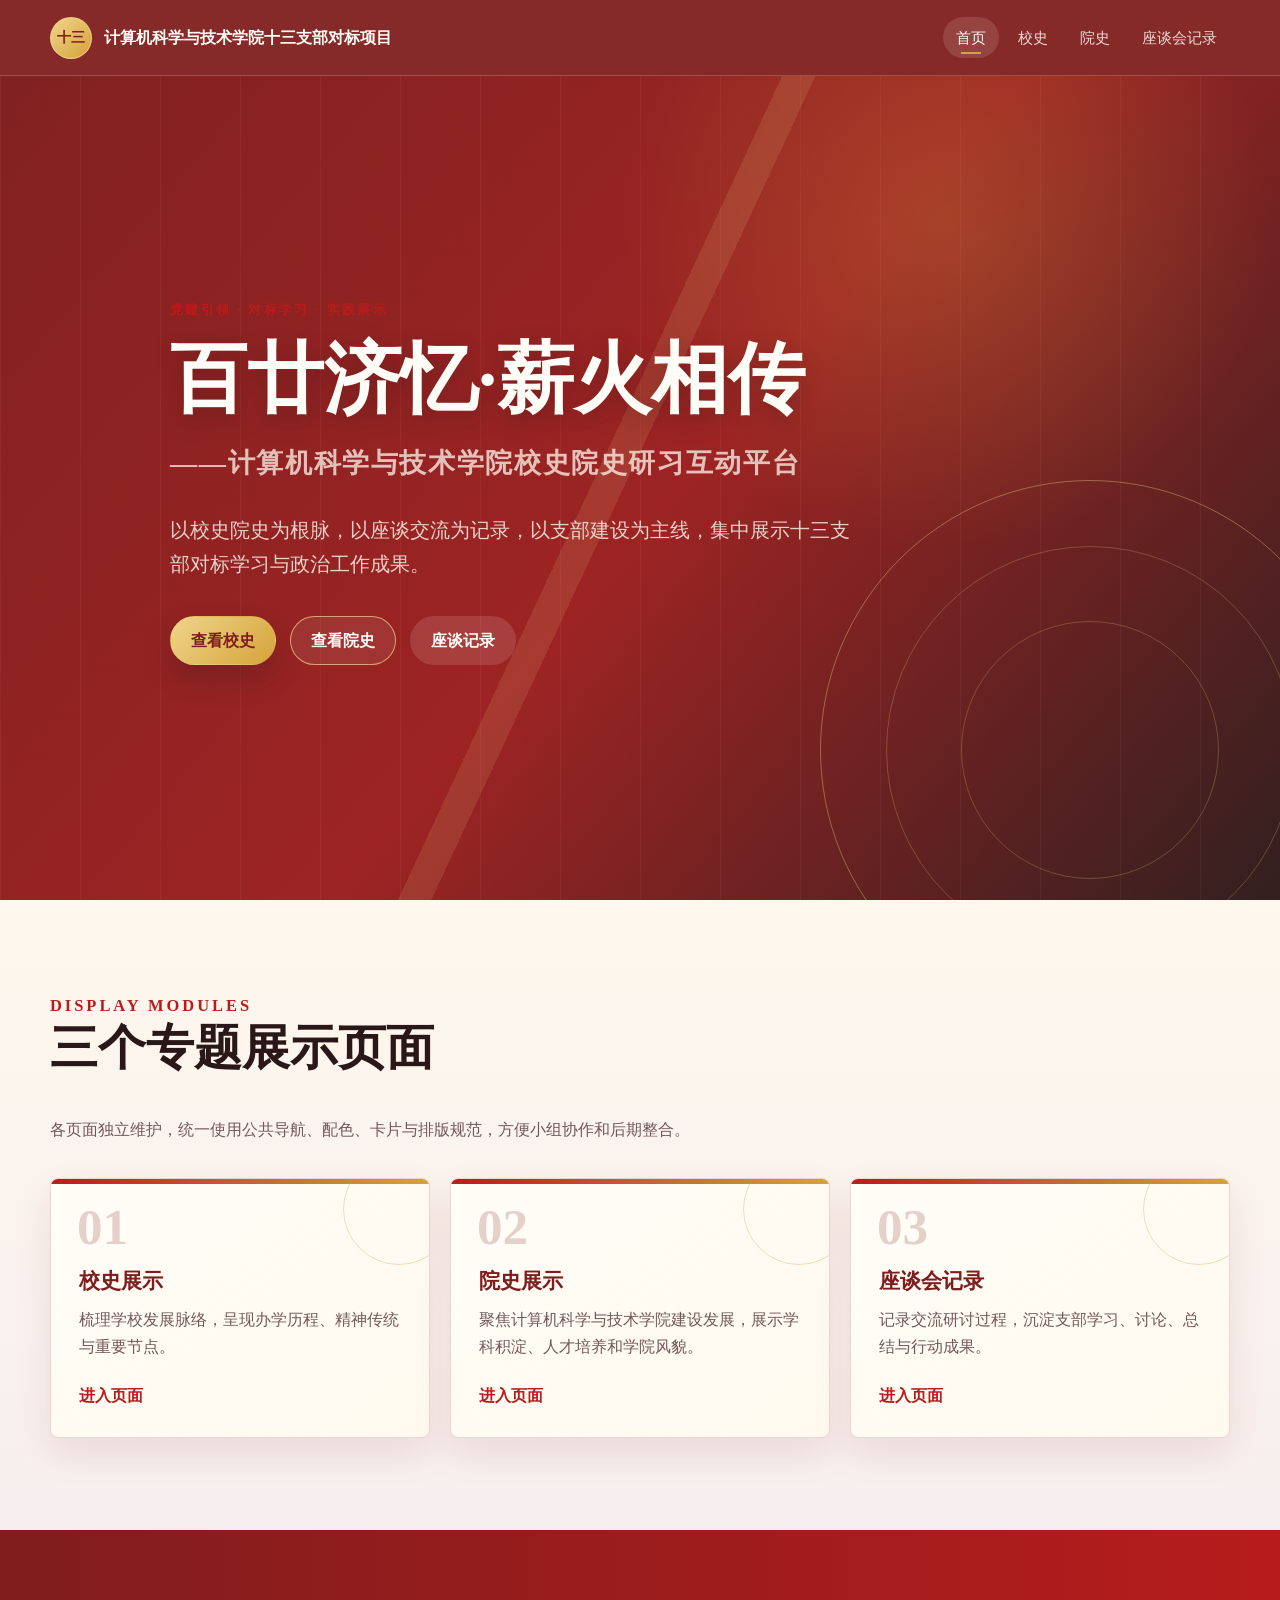
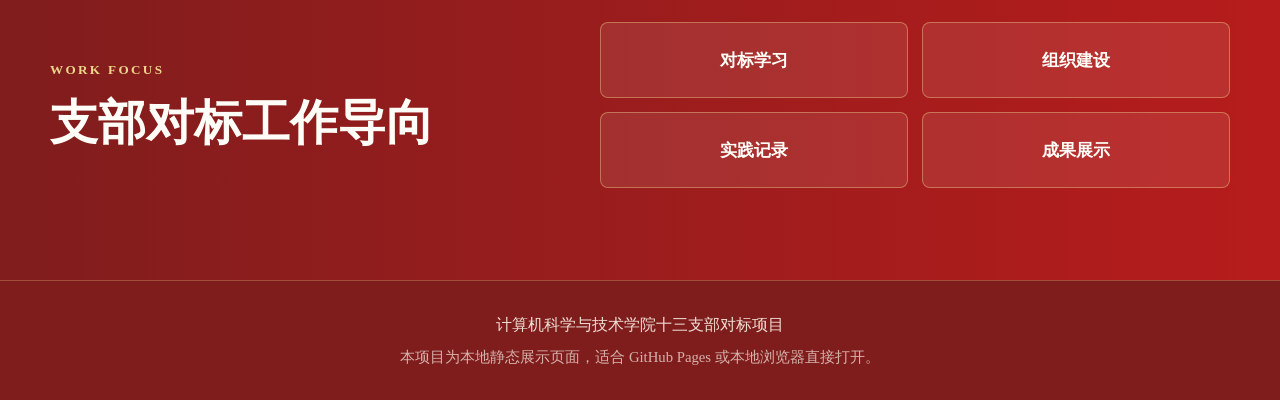
<file: index.html>
<!DOCTYPE html>
<html lang="zh-CN">
<head>
  <meta charset="UTF-8">
  <meta name="viewport" content="width=device-width, initial-scale=1.0">
  <title>百廿济忆·薪火相传——计算机科学与技术学院校史院史研习互动平台</title>
  <link rel="stylesheet" href="assets/css/base.css">
  <link rel="stylesheet" href="assets/css/components.css">
  <link rel="stylesheet" href="assets/css/pages.css">
</head>
<body>
  <header class="site-header" data-site-header>
    <a class="brand" href="index.html" aria-label="返回首页">
      <span class="brand-mark">十三</span>
      <span class="brand-text">计算机科学与技术学院十三支部对标项目</span>
    </a>
    <nav class="site-nav" aria-label="主导航">
      <a href="index.html">首页</a>
      <a href="pages/school-history.html">校史</a>
      <a href="pages/college-history.html">院史</a>
      <a href="pages/symposium.html">座谈会记录</a>
    </nav>
  </header>

  <main>
    <section class="hero">
      <div class="hero-pattern" aria-hidden="true"></div>
      <div class="container hero-inner">
        <p class="section-kicker">党建引领 · 对标学习 · 实践展示</p>
        <h1>百廿济忆·薪火相传</h1>
        <p class="hero-subtitle">——计算机科学与技术学院校史院史研习互动平台</p>
        <p class="hero-copy">
          以校史院史为根脉，以座谈交流为记录，以支部建设为主线，集中展示十三支部对标学习与政治工作成果。
        </p>
        <div class="hero-actions" aria-label="核心入口">
          <a class="button button-primary" href="pages/school-history.html">查看校史</a>
          <a class="button button-outline" href="pages/college-history.html">查看院史</a>
          <a class="button button-ghost" href="pages/symposium.html">座谈记录</a>
        </div>
      </div>
    </section>

    <section class="section section-warm">
      <div class="container">
        <div class="section-heading">
          <p class="section-kicker">Display Modules</p>
          <h2>三个专题展示页面</h2>
          <p>各页面独立维护，统一使用公共导航、配色、卡片与排版规范，方便小组协作和后期整合。</p>
        </div>

        <div class="feature-grid">
          <a class="feature-card" href="pages/school-history.html">
            <span class="card-index">01</span>
            <h3>校史展示</h3>
            <p>梳理学校发展脉络，呈现办学历程、精神传统与重要节点。</p>
            <span class="card-link">进入页面</span>
          </a>
          <a class="feature-card" href="pages/college-history.html">
            <span class="card-index">02</span>
            <h3>院史展示</h3>
            <p>聚焦计算机科学与技术学院建设发展，展示学科积淀、人才培养和学院风貌。</p>
            <span class="card-link">进入页面</span>
          </a>
          <a class="feature-card" href="pages/symposium.html">
            <span class="card-index">03</span>
            <h3>座谈会记录</h3>
            <p>记录交流研讨过程，沉淀支部学习、讨论、总结与行动成果。</p>
            <span class="card-link">进入页面</span>
          </a>
        </div>
      </div>
    </section>

    <section class="section section-red">
      <div class="container work-panel">
        <div>
          <p class="section-kicker light">Work Focus</p>
          <h2>支部对标工作导向</h2>
        </div>
        <div class="focus-list" aria-label="工作导向关键词">
          <span>对标学习</span>
          <span>组织建设</span>
          <span>实践记录</span>
          <span>成果展示</span>
        </div>
      </div>
    </section>
  </main>

  <button class="back-to-top" type="button" data-back-to-top aria-label="返回顶部">↑</button>

  <footer class="site-footer">
    <p>计算机科学与技术学院十三支部对标项目</p>
    <p>本项目为本地静态展示页面，适合 GitHub Pages 或本地浏览器直接打开。</p>
  </footer>

  <script src="assets/js/main.js"></script>
</body>
</html>
</file>
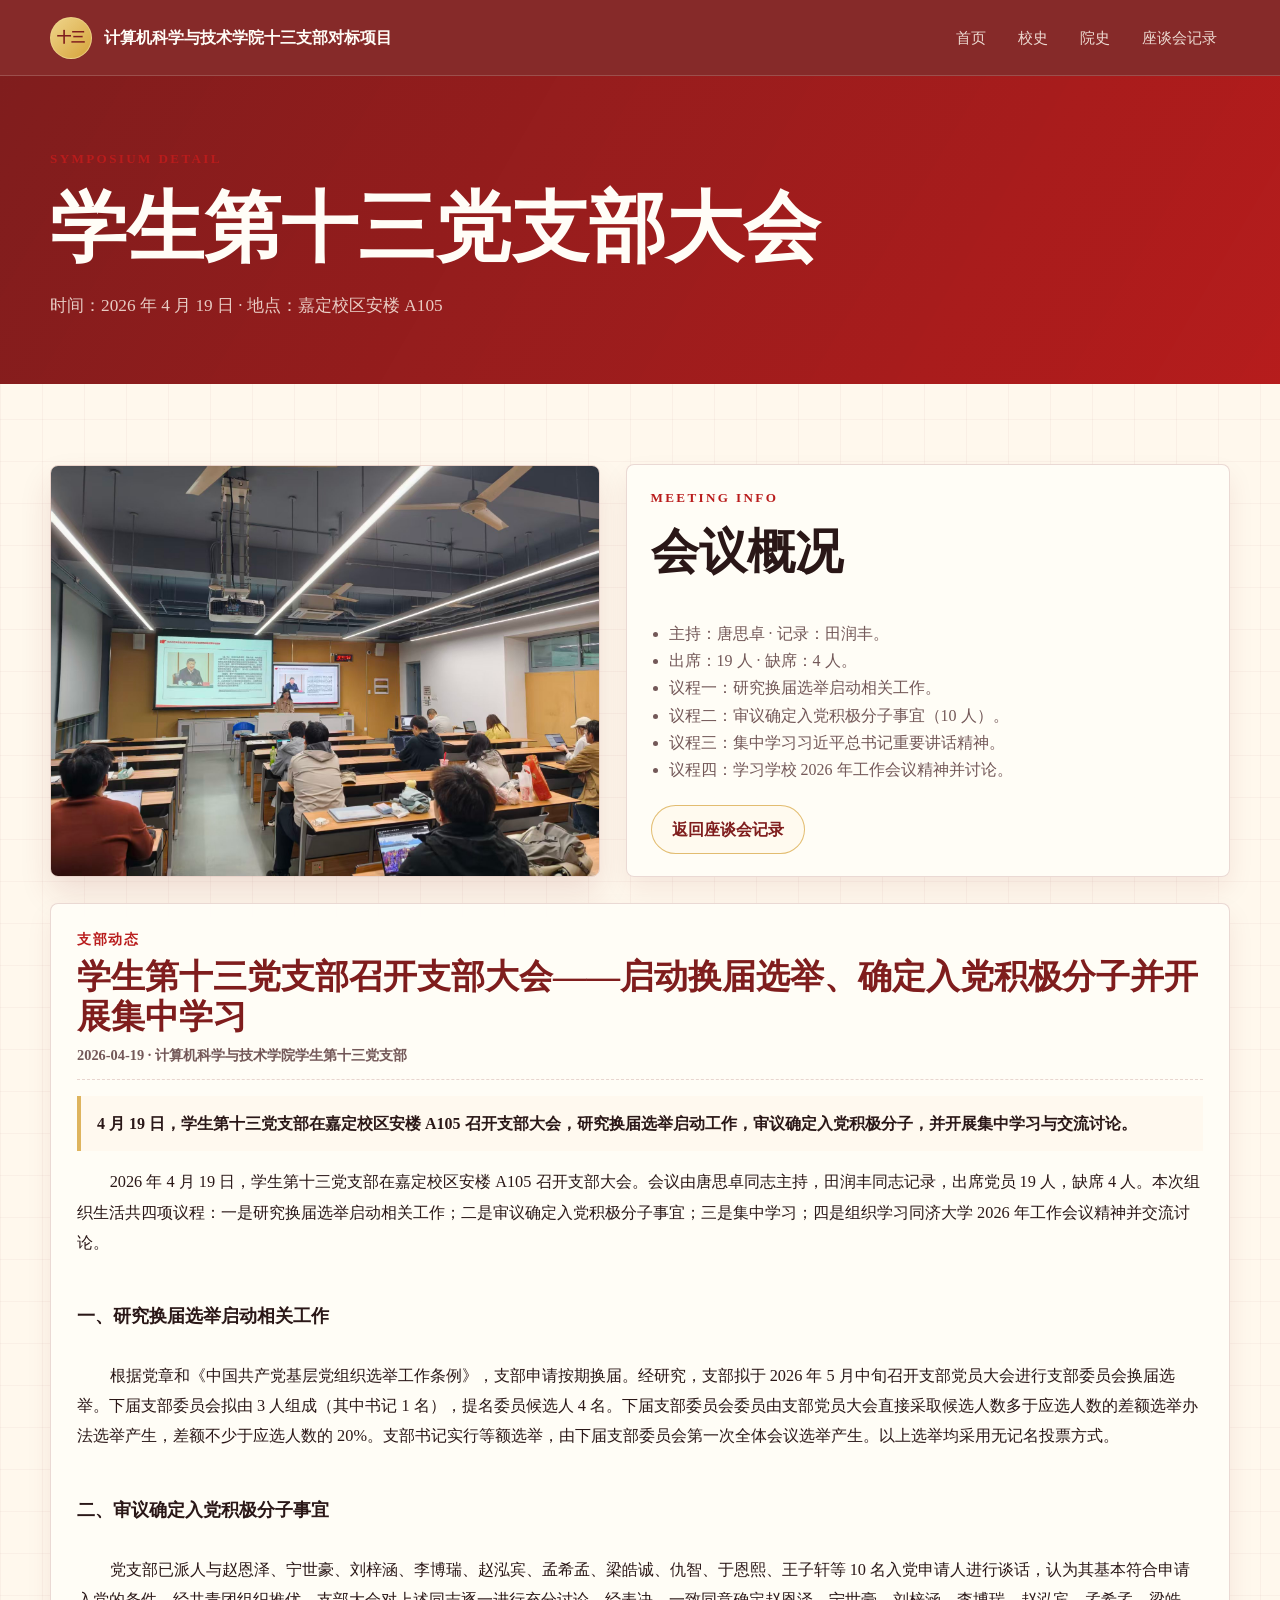
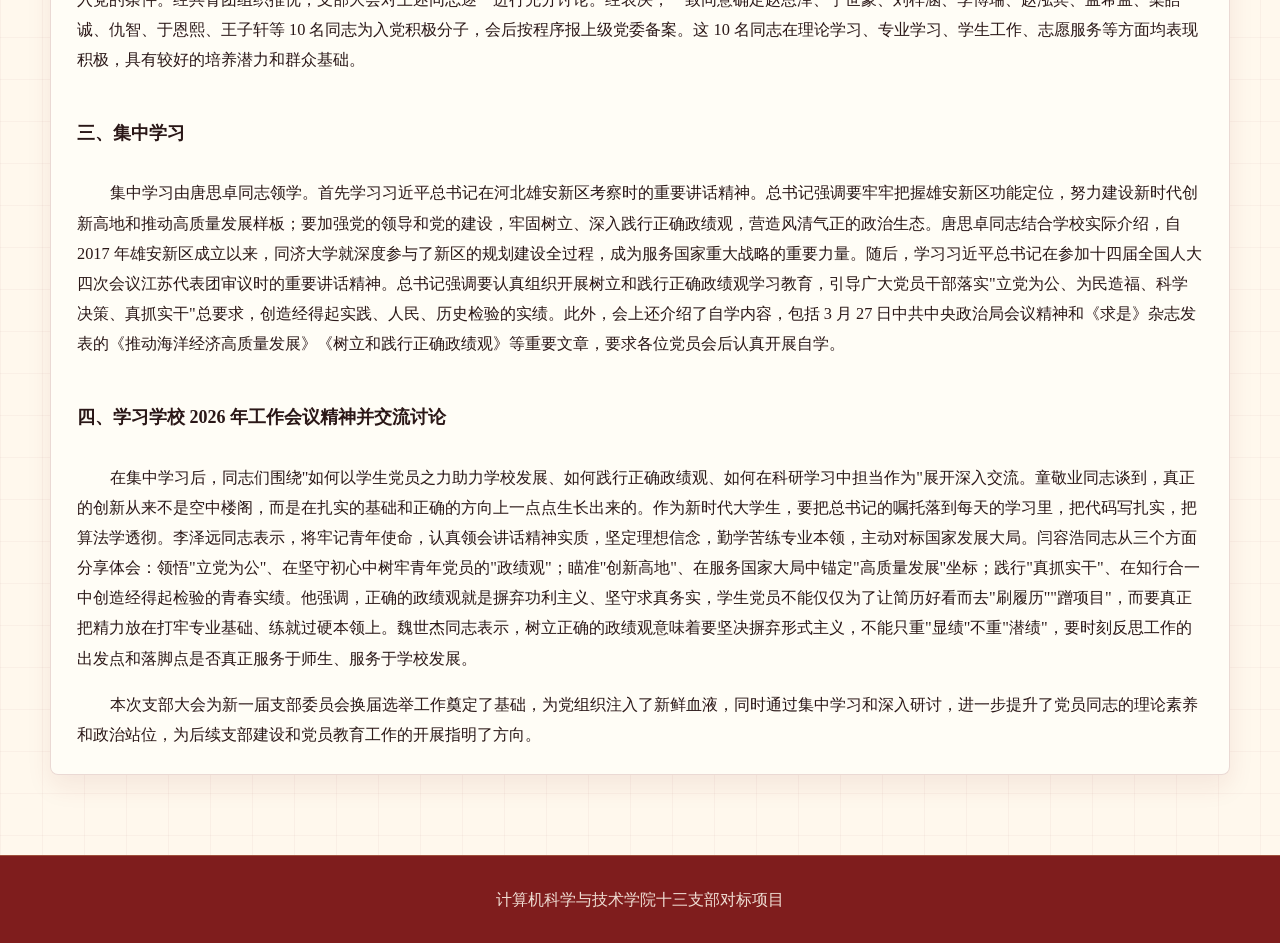
<file: pages/symposium-party-20260419.html>
<!DOCTYPE html>
<html lang="zh-CN">
<head>
  <meta charset="UTF-8">
  <meta name="viewport" content="width=device-width, initial-scale=1.0">
  <title>十三党支部大会（4月） - 座谈会记录</title>
  <link rel="stylesheet" href="../assets/css/base.css">
  <link rel="stylesheet" href="../assets/css/components.css">
  <link rel="stylesheet" href="../assets/css/pages.css">
</head>
<body class="symposium-page">
  <header class="site-header" data-site-header>
    <a class="brand" href="../index.html" aria-label="返回首页">
      <span class="brand-mark">十三</span>
      <span class="brand-text">计算机科学与技术学院十三支部对标项目</span>
    </a>
    <nav class="site-nav" aria-label="主导航">
      <a href="../index.html">首页</a>
      <a href="school-history.html">校史</a>
      <a href="college-history.html">院史</a>
      <a href="symposium.html">座谈会记录</a>
    </nav>
  </header>

  <main class="subpage-main">
    <section class="subpage-hero">
      <div class="container">
        <p class="section-kicker">Symposium Detail</p>
        <h1>学生第十三党支部大会</h1>
        <p>时间：2026 年 4 月 19 日 · 地点：嘉定校区安楼 A105</p>
      </div>
    </section>

    <section class="section">
      <div class="container symposium-detail">
        <div class="symposium-detail-grid">
          <img
            class="symposium-detail-image"
            src="../assets/images/symposium/symposium-party-20260419-01.jpg"
            alt="十三党支部大会现场">
          <div class="symposium-detail-summary">
            <p class="section-kicker">Meeting Info</p>
            <h2>会议概况</h2>
            <ul class="symposium-detail-list">
              <li>主持：唐思卓 · 记录：田润丰。</li>
              <li>出席：19 人 · 缺席：4 人。</li>
              <li>议程一：研究换届选举启动相关工作。</li>
              <li>议程二：审议确定入党积极分子事宜（10 人）。</li>
              <li>议程三：集中学习习近平总书记重要讲话精神。</li>
              <li>议程四：学习学校 2026 年工作会议精神并讨论。</li>
            </ul>
            <div class="symposium-detail-actions">
              <a class="button button-outline" href="symposium.html">返回座谈会记录</a>
            </div>
          </div>
        </div>

        <article class="symposium-detail-content">
          <div class="wechat-article">
            <div class="wechat-article-header">
              <p class="wechat-kicker">支部动态</p>
              <h3>学生第十三党支部召开支部大会——启动换届选举、确定入党积极分子并开展集中学习</h3>
              <div class="wechat-meta">2026-04-19 · 计算机科学与技术学院学生第十三党支部</div>
            </div>
            <p class="wechat-lead">4 月 19 日，学生第十三党支部在嘉定校区安楼 A105 召开支部大会，研究换届选举启动工作，审议确定入党积极分子，并开展集中学习与交流讨论。</p>

            <p class="wechat-paragraph">2026 年 4 月 19 日，学生第十三党支部在嘉定校区安楼 A105 召开支部大会。会议由唐思卓同志主持，田润丰同志记录，出席党员 19 人，缺席 4 人。本次组织生活共四项议程：一是研究换届选举启动相关工作；二是审议确定入党积极分子事宜；三是集中学习；四是组织学习同济大学 2026 年工作会议精神并交流讨论。</p>

            <h4 style="font-size:1.125rem;margin:1.5em 0 0.75em;">一、研究换届选举启动相关工作</h4>
            <p class="wechat-paragraph">根据党章和《中国共产党基层党组织选举工作条例》，支部申请按期换届。经研究，支部拟于 2026 年 5 月中旬召开支部党员大会进行支部委员会换届选举。下届支部委员会拟由 3 人组成（其中书记 1 名），提名委员候选人 4 名。下届支部委员会委员由支部党员大会直接采取候选人数多于应选人数的差额选举办法选举产生，差额不少于应选人数的 20%。支部书记实行等额选举，由下届支部委员会第一次全体会议选举产生。以上选举均采用无记名投票方式。</p>

            <h4 style="font-size:1.125rem;margin:1.5em 0 0.75em;">二、审议确定入党积极分子事宜</h4>
            <p class="wechat-paragraph">党支部已派人与赵恩泽、宁世豪、刘梓涵、李博瑞、赵泓宾、孟希孟、梁皓诚、仇智、于恩熙、王子轩等 10 名入党申请人进行谈话，认为其基本符合申请入党的条件。经共青团组织推优，支部大会对上述同志逐一进行充分讨论。经表决，一致同意确定赵恩泽、宁世豪、刘梓涵、李博瑞、赵泓宾、孟希孟、梁皓诚、仇智、于恩熙、王子轩等 10 名同志为入党积极分子，会后按程序报上级党委备案。这 10 名同志在理论学习、专业学习、学生工作、志愿服务等方面均表现积极，具有较好的培养潜力和群众基础。</p>

            <h4 style="font-size:1.125rem;margin:1.5em 0 0.75em;">三、集中学习</h4>
            <p class="wechat-paragraph">集中学习由唐思卓同志领学。首先学习习近平总书记在河北雄安新区考察时的重要讲话精神。总书记强调要牢牢把握雄安新区功能定位，努力建设新时代创新高地和推动高质量发展样板；要加强党的领导和党的建设，牢固树立、深入践行正确政绩观，营造风清气正的政治生态。唐思卓同志结合学校实际介绍，自 2017 年雄安新区成立以来，同济大学就深度参与了新区的规划建设全过程，成为服务国家重大战略的重要力量。随后，学习习近平总书记在参加十四届全国人大四次会议江苏代表团审议时的重要讲话精神。总书记强调要认真组织开展树立和践行正确政绩观学习教育，引导广大党员干部落实"立党为公、为民造福、科学决策、真抓实干"总要求，创造经得起实践、人民、历史检验的实绩。此外，会上还介绍了自学内容，包括 3 月 27 日中共中央政治局会议精神和《求是》杂志发表的《推动海洋经济高质量发展》《树立和践行正确政绩观》等重要文章，要求各位党员会后认真开展自学。</p>

            <h4 style="font-size:1.125rem;margin:1.5em 0 0.75em;">四、学习学校 2026 年工作会议精神并交流讨论</h4>
            <p class="wechat-paragraph">在集中学习后，同志们围绕"如何以学生党员之力助力学校发展、如何践行正确政绩观、如何在科研学习中担当作为"展开深入交流。童敬业同志谈到，真正的创新从来不是空中楼阁，而是在扎实的基础和正确的方向上一点点生长出来的。作为新时代大学生，要把总书记的嘱托落到每天的学习里，把代码写扎实，把算法学透彻。李泽远同志表示，将牢记青年使命，认真领会讲话精神实质，坚定理想信念，勤学苦练专业本领，主动对标国家发展大局。闫容浩同志从三个方面分享体会：领悟"立党为公"、在坚守初心中树牢青年党员的"政绩观"；瞄准"创新高地"、在服务国家大局中锚定"高质量发展"坐标；践行"真抓实干"、在知行合一中创造经得起检验的青春实绩。他强调，正确的政绩观就是摒弃功利主义、坚守求真务实，学生党员不能仅仅为了让简历好看而去"刷履历""蹭项目"，而要真正把精力放在打牢专业基础、练就过硬本领上。魏世杰同志表示，树立正确的政绩观意味着要坚决摒弃形式主义，不能只重"显绩"不重"潜绩"，要时刻反思工作的出发点和落脚点是否真正服务于师生、服务于学校发展。</p>

            <p class="wechat-paragraph">本次支部大会为新一届支部委员会换届选举工作奠定了基础，为党组织注入了新鲜血液，同时通过集中学习和深入研讨，进一步提升了党员同志的理论素养和政治站位，为后续支部建设和党员教育工作的开展指明了方向。</p>
          </div>
        </article>
      </div>
    </section>
  </main>

  <button class="back-to-top" type="button" data-back-to-top aria-label="返回顶部">↑</button>
  <footer class="site-footer">
    <p>计算机科学与技术学院十三支部对标项目</p>
  </footer>
  <script src="../assets/js/main.js"></script>
</body>
</html>
</file>
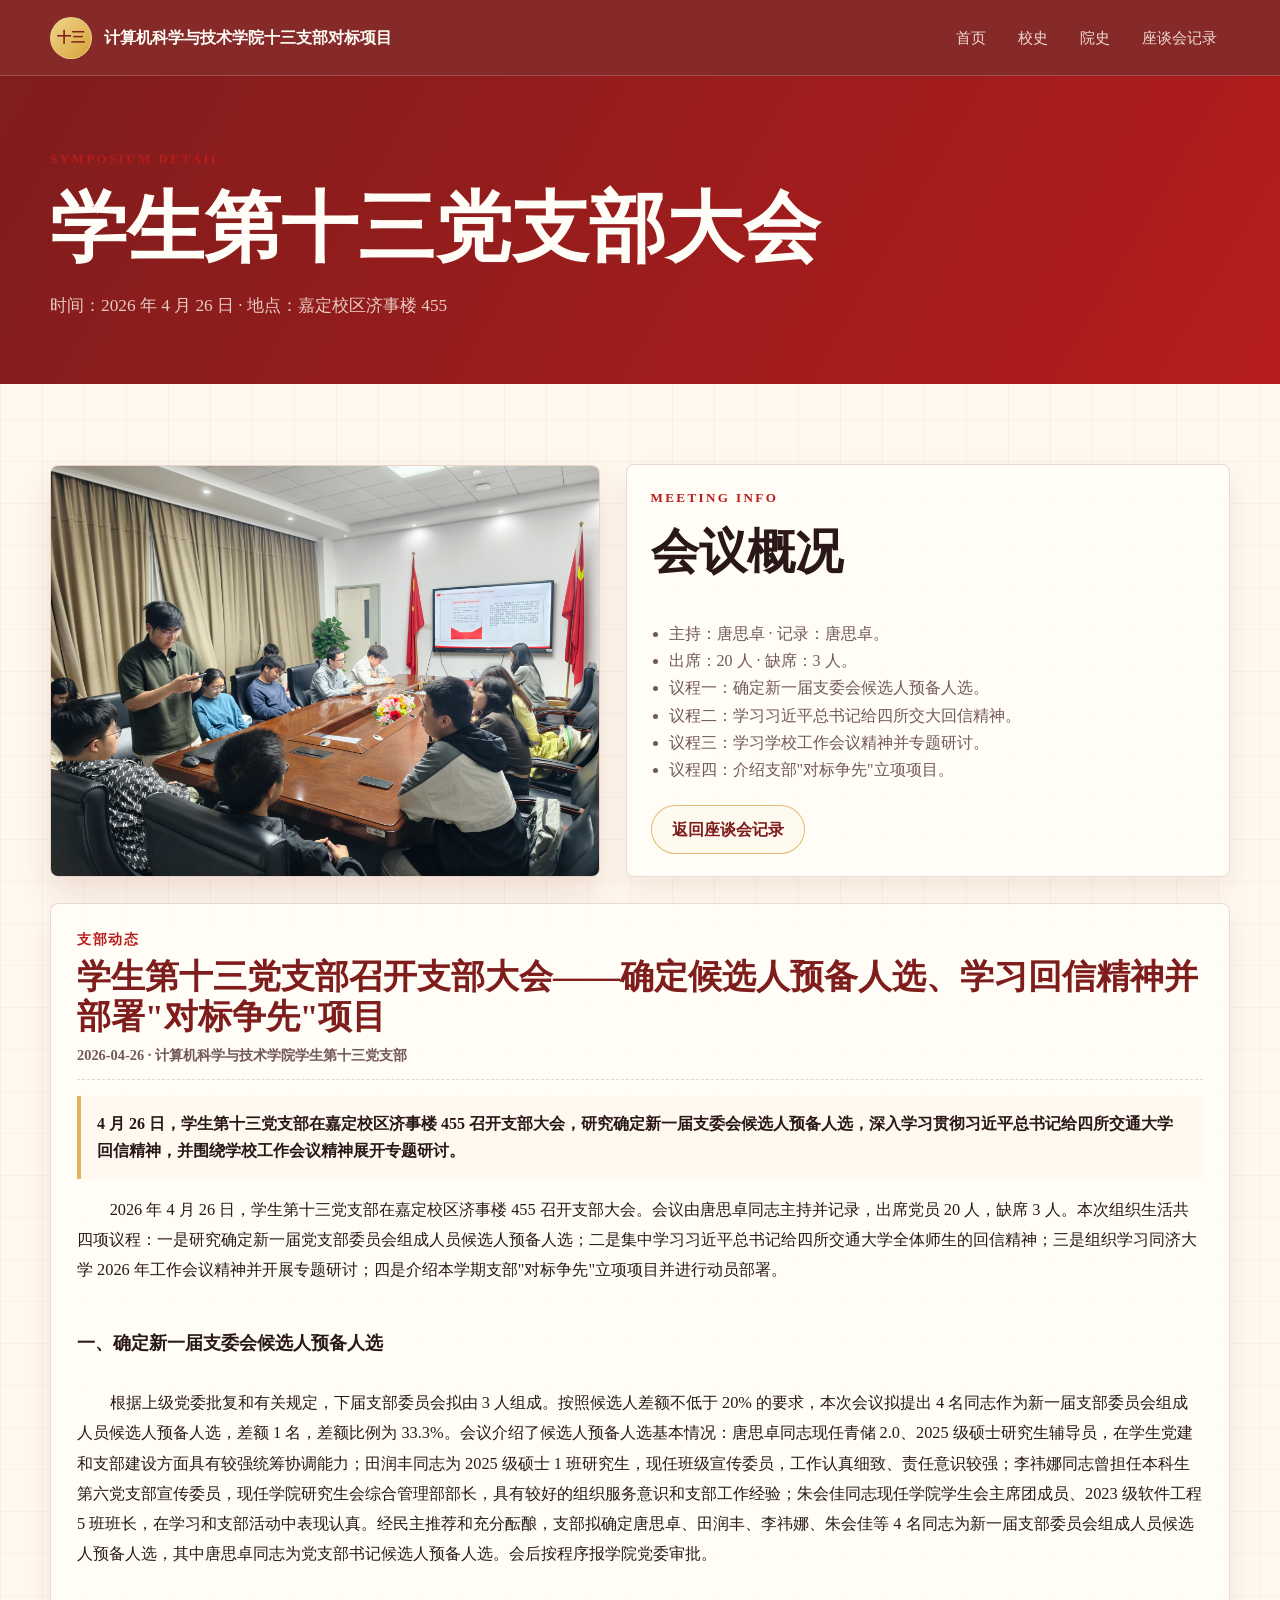
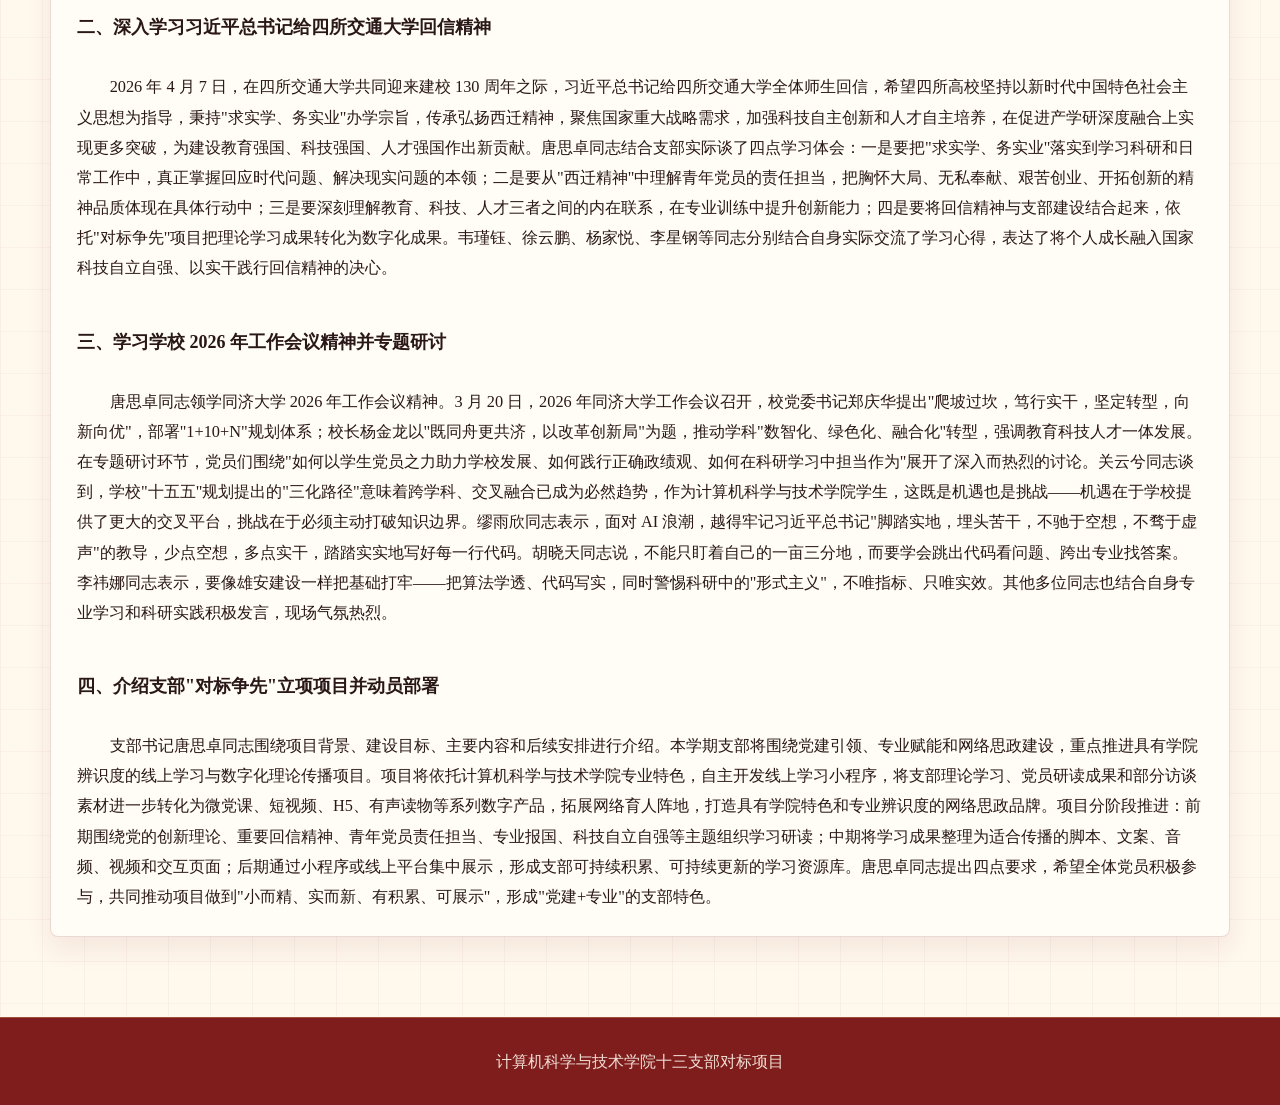
<file: pages/symposium-party-20260426.html>
<!DOCTYPE html>
<html lang="zh-CN">
<head>
  <meta charset="UTF-8">
  <meta name="viewport" content="width=device-width, initial-scale=1.0">
  <title>十三党支部大会（4月） - 座谈会记录</title>
  <link rel="stylesheet" href="../assets/css/base.css">
  <link rel="stylesheet" href="../assets/css/components.css">
  <link rel="stylesheet" href="../assets/css/pages.css">
</head>
<body class="symposium-page">
  <header class="site-header" data-site-header>
    <a class="brand" href="../index.html" aria-label="返回首页">
      <span class="brand-mark">十三</span>
      <span class="brand-text">计算机科学与技术学院十三支部对标项目</span>
    </a>
    <nav class="site-nav" aria-label="主导航">
      <a href="../index.html">首页</a>
      <a href="school-history.html">校史</a>
      <a href="college-history.html">院史</a>
      <a href="symposium.html">座谈会记录</a>
    </nav>
  </header>

  <main class="subpage-main">
    <section class="subpage-hero">
      <div class="container">
        <p class="section-kicker">Symposium Detail</p>
        <h1>学生第十三党支部大会</h1>
        <p>时间：2026 年 4 月 26 日 · 地点：嘉定校区济事楼 455</p>
      </div>
    </section>

    <section class="section">
      <div class="container symposium-detail">
        <div class="symposium-detail-grid">
          <img
            class="symposium-detail-image"
            src="../assets/images/symposium/symposium-party-20260426-01.jpg"
            alt="十三党支部大会现场">
          <div class="symposium-detail-summary">
            <p class="section-kicker">Meeting Info</p>
            <h2>会议概况</h2>
            <ul class="symposium-detail-list">
              <li>主持：唐思卓 · 记录：唐思卓。</li>
              <li>出席：20 人 · 缺席：3 人。</li>
              <li>议程一：确定新一届支委会候选人预备人选。</li>
              <li>议程二：学习习近平总书记给四所交大回信精神。</li>
              <li>议程三：学习学校工作会议精神并专题研讨。</li>
              <li>议程四：介绍支部"对标争先"立项项目。</li>
            </ul>
            <div class="symposium-detail-actions">
              <a class="button button-outline" href="symposium.html">返回座谈会记录</a>
            </div>
          </div>
        </div>

        <article class="symposium-detail-content">
          <div class="wechat-article">
            <div class="wechat-article-header">
              <p class="wechat-kicker">支部动态</p>
              <h3>学生第十三党支部召开支部大会——确定候选人预备人选、学习回信精神并部署"对标争先"项目</h3>
              <div class="wechat-meta">2026-04-26 · 计算机科学与技术学院学生第十三党支部</div>
            </div>
            <p class="wechat-lead">4 月 26 日，学生第十三党支部在嘉定校区济事楼 455 召开支部大会，研究确定新一届支委会候选人预备人选，深入学习贯彻习近平总书记给四所交通大学回信精神，并围绕学校工作会议精神展开专题研讨。</p>

            <p class="wechat-paragraph">2026 年 4 月 26 日，学生第十三党支部在嘉定校区济事楼 455 召开支部大会。会议由唐思卓同志主持并记录，出席党员 20 人，缺席 3 人。本次组织生活共四项议程：一是研究确定新一届党支部委员会组成人员候选人预备人选；二是集中学习习近平总书记给四所交通大学全体师生的回信精神；三是组织学习同济大学 2026 年工作会议精神并开展专题研讨；四是介绍本学期支部"对标争先"立项项目并进行动员部署。</p>

            <h4 style="font-size:1.125rem;margin:1.5em 0 0.75em;">一、确定新一届支委会候选人预备人选</h4>
            <p class="wechat-paragraph">根据上级党委批复和有关规定，下届支部委员会拟由 3 人组成。按照候选人差额不低于 20% 的要求，本次会议拟提出 4 名同志作为新一届支部委员会组成人员候选人预备人选，差额 1 名，差额比例为 33.3%。会议介绍了候选人预备人选基本情况：唐思卓同志现任青储 2.0、2025 级硕士研究生辅导员，在学生党建和支部建设方面具有较强统筹协调能力；田润丰同志为 2025 级硕士 1 班研究生，现任班级宣传委员，工作认真细致、责任意识较强；李祎娜同志曾担任本科生第六党支部宣传委员，现任学院研究生会综合管理部部长，具有较好的组织服务意识和支部工作经验；朱会佳同志现任学院学生会主席团成员、2023 级软件工程 5 班班长，在学习和支部活动中表现认真。经民主推荐和充分酝酿，支部拟确定唐思卓、田润丰、李祎娜、朱会佳等 4 名同志为新一届支部委员会组成人员候选人预备人选，其中唐思卓同志为党支部书记候选人预备人选。会后按程序报学院党委审批。</p>

            <h4 style="font-size:1.125rem;margin:1.5em 0 0.75em;">二、深入学习习近平总书记给四所交通大学回信精神</h4>
            <p class="wechat-paragraph">2026 年 4 月 7 日，在四所交通大学共同迎来建校 130 周年之际，习近平总书记给四所交通大学全体师生回信，希望四所高校坚持以新时代中国特色社会主义思想为指导，秉持"求实学、务实业"办学宗旨，传承弘扬西迁精神，聚焦国家重大战略需求，加强科技自主创新和人才自主培养，在促进产学研深度融合上实现更多突破，为建设教育强国、科技强国、人才强国作出新贡献。唐思卓同志结合支部实际谈了四点学习体会：一是要把"求实学、务实业"落实到学习科研和日常工作中，真正掌握回应时代问题、解决现实问题的本领；二是要从"西迁精神"中理解青年党员的责任担当，把胸怀大局、无私奉献、艰苦创业、开拓创新的精神品质体现在具体行动中；三是要深刻理解教育、科技、人才三者之间的内在联系，在专业训练中提升创新能力；四是要将回信精神与支部建设结合起来，依托"对标争先"项目把理论学习成果转化为数字化成果。韦瑾钰、徐云鹏、杨家悦、李星钢等同志分别结合自身实际交流了学习心得，表达了将个人成长融入国家科技自立自强、以实干践行回信精神的决心。</p>

            <h4 style="font-size:1.125rem;margin:1.5em 0 0.75em;">三、学习学校 2026 年工作会议精神并专题研讨</h4>
            <p class="wechat-paragraph">唐思卓同志领学同济大学 2026 年工作会议精神。3 月 20 日，2026 年同济大学工作会议召开，校党委书记郑庆华提出"爬坡过坎，笃行实干，坚定转型，向新向优"，部署"1+10+N"规划体系；校长杨金龙以"既同舟更共济，以改革创新局"为题，推动学科"数智化、绿色化、融合化"转型，强调教育科技人才一体发展。在专题研讨环节，党员们围绕"如何以学生党员之力助力学校发展、如何践行正确政绩观、如何在科研学习中担当作为"展开了深入而热烈的讨论。关云兮同志谈到，学校"十五五"规划提出的"三化路径"意味着跨学科、交叉融合已成为必然趋势，作为计算机科学与技术学院学生，这既是机遇也是挑战——机遇在于学校提供了更大的交叉平台，挑战在于必须主动打破知识边界。缪雨欣同志表示，面对 AI 浪潮，越得牢记习近平总书记"脚踏实地，埋头苦干，不驰于空想，不骛于虚声"的教导，少点空想，多点实干，踏踏实实地写好每一行代码。胡晓天同志说，不能只盯着自己的一亩三分地，而要学会跳出代码看问题、跨出专业找答案。李祎娜同志表示，要像雄安建设一样把基础打牢——把算法学透、代码写实，同时警惕科研中的"形式主义"，不唯指标、只唯实效。其他多位同志也结合自身专业学习和科研实践积极发言，现场气氛热烈。</p>

            <h4 style="font-size:1.125rem;margin:1.5em 0 0.75em;">四、介绍支部"对标争先"立项项目并动员部署</h4>
            <p class="wechat-paragraph">支部书记唐思卓同志围绕项目背景、建设目标、主要内容和后续安排进行介绍。本学期支部将围绕党建引领、专业赋能和网络思政建设，重点推进具有学院辨识度的线上学习与数字化理论传播项目。项目将依托计算机科学与技术学院专业特色，自主开发线上学习小程序，将支部理论学习、党员研读成果和部分访谈素材进一步转化为微党课、短视频、H5、有声读物等系列数字产品，拓展网络育人阵地，打造具有学院特色和专业辨识度的网络思政品牌。项目分阶段推进：前期围绕党的创新理论、重要回信精神、青年党员责任担当、专业报国、科技自立自强等主题组织学习研读；中期将学习成果整理为适合传播的脚本、文案、音频、视频和交互页面；后期通过小程序或线上平台集中展示，形成支部可持续积累、可持续更新的学习资源库。唐思卓同志提出四点要求，希望全体党员积极参与，共同推动项目做到"小而精、实而新、有积累、可展示"，形成"党建+专业"的支部特色。</p>
          </div>
        </article>
      </div>
    </section>
  </main>

  <button class="back-to-top" type="button" data-back-to-top aria-label="返回顶部">↑</button>
  <footer class="site-footer">
    <p>计算机科学与技术学院十三支部对标项目</p>
  </footer>
  <script src="../assets/js/main.js"></script>
</body>
</html>
</file>
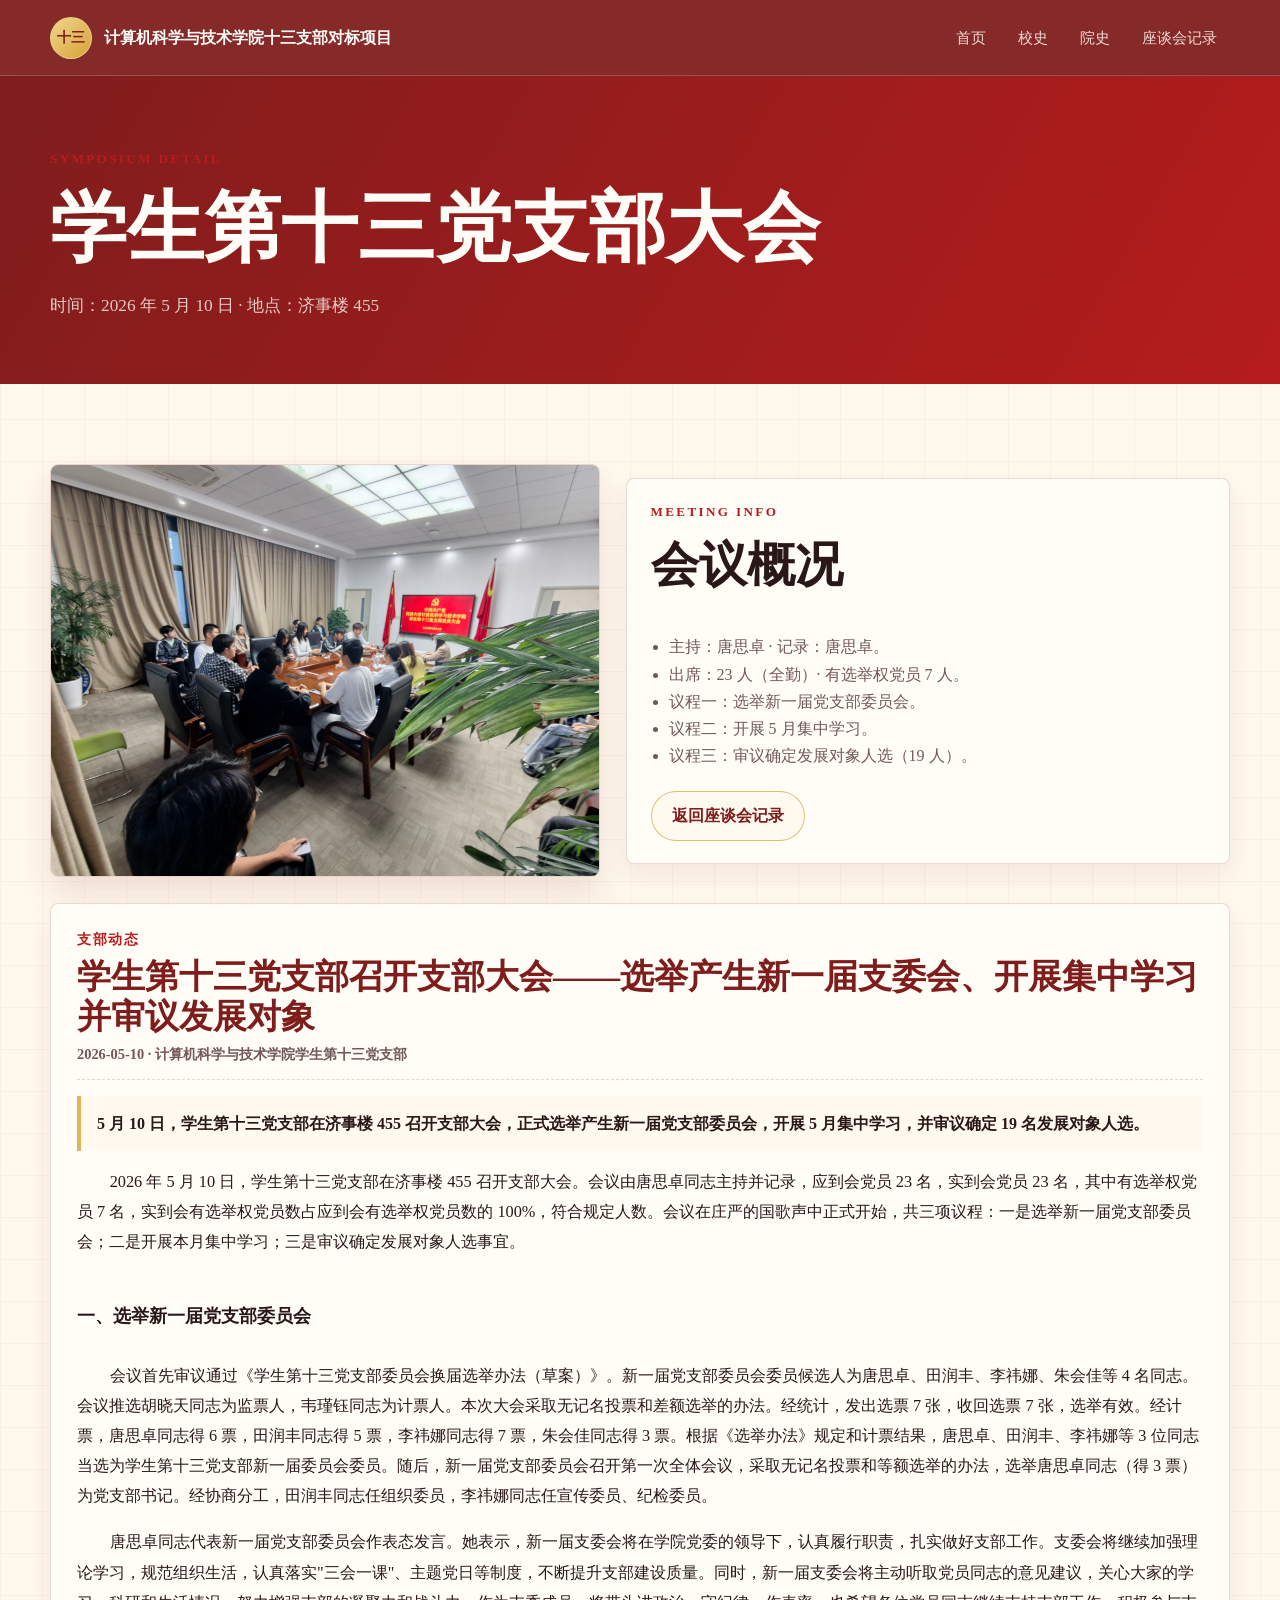
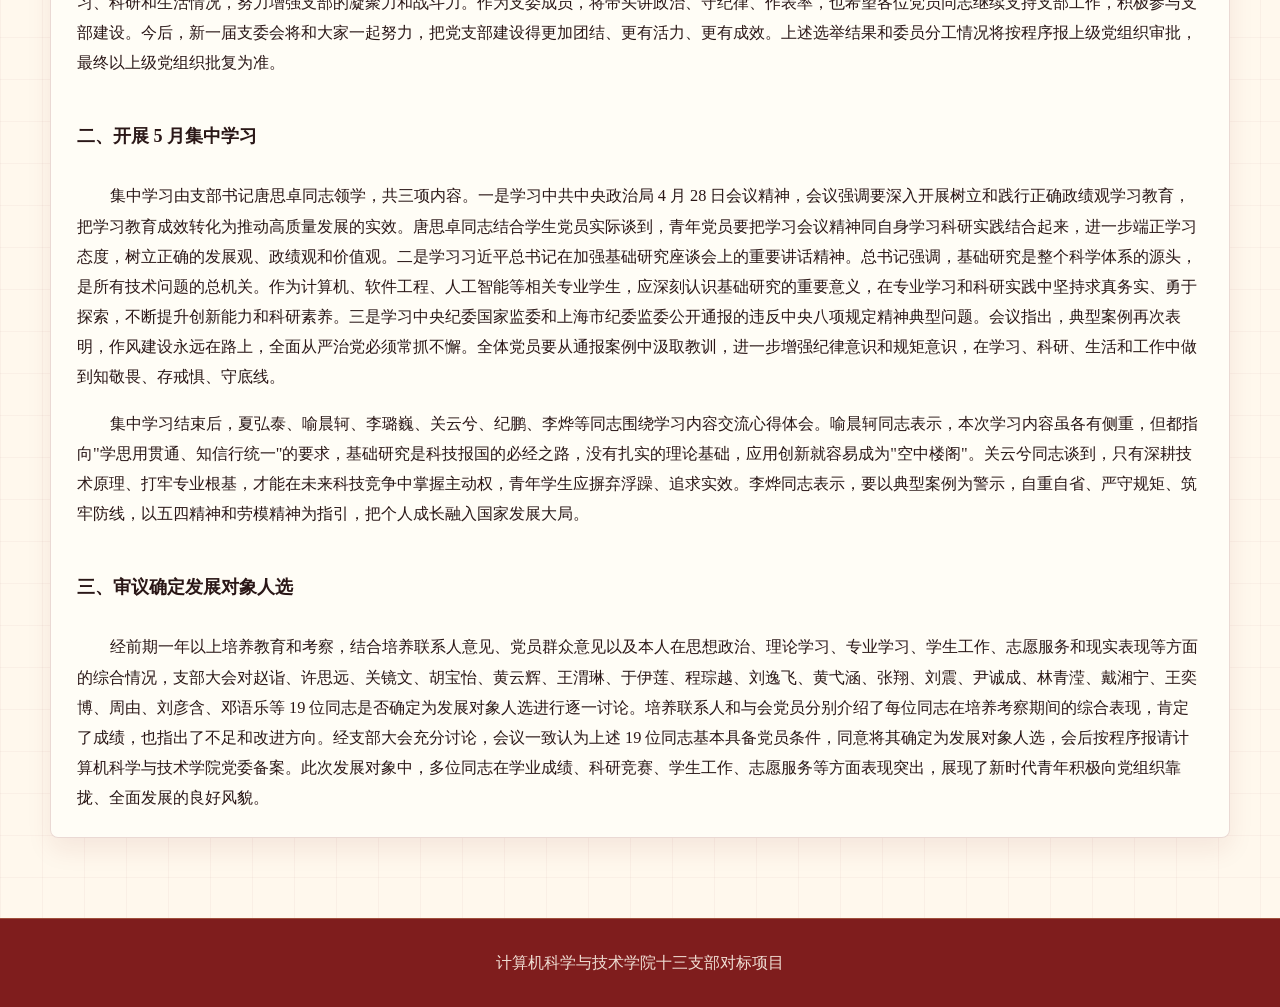
<file: pages/symposium-party-20260510.html>
<!DOCTYPE html>
<html lang="zh-CN">
<head>
  <meta charset="UTF-8">
  <meta name="viewport" content="width=device-width, initial-scale=1.0">
  <title>十三党支部大会（5月） - 座谈会记录</title>
  <link rel="stylesheet" href="../assets/css/base.css">
  <link rel="stylesheet" href="../assets/css/components.css">
  <link rel="stylesheet" href="../assets/css/pages.css">
</head>
<body class="symposium-page">
  <header class="site-header" data-site-header>
    <a class="brand" href="../index.html" aria-label="返回首页">
      <span class="brand-mark">十三</span>
      <span class="brand-text">计算机科学与技术学院十三支部对标项目</span>
    </a>
    <nav class="site-nav" aria-label="主导航">
      <a href="../index.html">首页</a>
      <a href="school-history.html">校史</a>
      <a href="college-history.html">院史</a>
      <a href="symposium.html">座谈会记录</a>
    </nav>
  </header>

  <main class="subpage-main">
    <section class="subpage-hero">
      <div class="container">
        <p class="section-kicker">Symposium Detail</p>
        <h1>学生第十三党支部大会</h1>
        <p>时间：2026 年 5 月 10 日 · 地点：济事楼 455</p>
      </div>
    </section>

    <section class="section">
      <div class="container symposium-detail">
        <div class="symposium-detail-grid">
          <img
            class="symposium-detail-image"
            src="../assets/images/symposium/symposium-party-20260510-01.jpg"
            alt="十三党支部大会现场合影">
          <div class="symposium-detail-summary">
            <p class="section-kicker">Meeting Info</p>
            <h2>会议概况</h2>
            <ul class="symposium-detail-list">
              <li>主持：唐思卓 · 记录：唐思卓。</li>
              <li>出席：23 人（全勤）· 有选举权党员 7 人。</li>
              <li>议程一：选举新一届党支部委员会。</li>
              <li>议程二：开展 5 月集中学习。</li>
              <li>议程三：审议确定发展对象人选（19 人）。</li>
            </ul>
            <div class="symposium-detail-actions">
              <a class="button button-outline" href="symposium.html">返回座谈会记录</a>
            </div>
          </div>
        </div>

        <article class="symposium-detail-content">
          <div class="wechat-article">
            <div class="wechat-article-header">
              <p class="wechat-kicker">支部动态</p>
              <h3>学生第十三党支部召开支部大会——选举产生新一届支委会、开展集中学习并审议发展对象</h3>
              <div class="wechat-meta">2026-05-10 · 计算机科学与技术学院学生第十三党支部</div>
            </div>
            <p class="wechat-lead">5 月 10 日，学生第十三党支部在济事楼 455 召开支部大会，正式选举产生新一届党支部委员会，开展 5 月集中学习，并审议确定 19 名发展对象人选。</p>

            <p class="wechat-paragraph">2026 年 5 月 10 日，学生第十三党支部在济事楼 455 召开支部大会。会议由唐思卓同志主持并记录，应到会党员 23 名，实到会党员 23 名，其中有选举权党员 7 名，实到会有选举权党员数占应到会有选举权党员数的 100%，符合规定人数。会议在庄严的国歌声中正式开始，共三项议程：一是选举新一届党支部委员会；二是开展本月集中学习；三是审议确定发展对象人选事宜。</p>

            <h4 style="font-size:1.125rem;margin:1.5em 0 0.75em;">一、选举新一届党支部委员会</h4>
            <p class="wechat-paragraph">会议首先审议通过《学生第十三党支部委员会换届选举办法（草案）》。新一届党支部委员会委员候选人为唐思卓、田润丰、李祎娜、朱会佳等 4 名同志。会议推选胡晓天同志为监票人，韦瑾钰同志为计票人。本次大会采取无记名投票和差额选举的办法。经统计，发出选票 7 张，收回选票 7 张，选举有效。经计票，唐思卓同志得 6 票，田润丰同志得 5 票，李祎娜同志得 7 票，朱会佳同志得 3 票。根据《选举办法》规定和计票结果，唐思卓、田润丰、李祎娜等 3 位同志当选为学生第十三党支部新一届委员会委员。随后，新一届党支部委员会召开第一次全体会议，采取无记名投票和等额选举的办法，选举唐思卓同志（得 3 票）为党支部书记。经协商分工，田润丰同志任组织委员，李祎娜同志任宣传委员、纪检委员。</p>
            <p class="wechat-paragraph">唐思卓同志代表新一届党支部委员会作表态发言。她表示，新一届支委会将在学院党委的领导下，认真履行职责，扎实做好支部工作。支委会将继续加强理论学习，规范组织生活，认真落实"三会一课"、主题党日等制度，不断提升支部建设质量。同时，新一届支委会将主动听取党员同志的意见建议，关心大家的学习、科研和生活情况，努力增强支部的凝聚力和战斗力。作为支委成员，将带头讲政治、守纪律、作表率，也希望各位党员同志继续支持支部工作，积极参与支部建设。今后，新一届支委会将和大家一起努力，把党支部建设得更加团结、更有活力、更有成效。上述选举结果和委员分工情况将按程序报上级党组织审批，最终以上级党组织批复为准。</p>

            <h4 style="font-size:1.125rem;margin:1.5em 0 0.75em;">二、开展 5 月集中学习</h4>
            <p class="wechat-paragraph">集中学习由支部书记唐思卓同志领学，共三项内容。一是学习中共中央政治局 4 月 28 日会议精神，会议强调要深入开展树立和践行正确政绩观学习教育，把学习教育成效转化为推动高质量发展的实效。唐思卓同志结合学生党员实际谈到，青年党员要把学习会议精神同自身学习科研实践结合起来，进一步端正学习态度，树立正确的发展观、政绩观和价值观。二是学习习近平总书记在加强基础研究座谈会上的重要讲话精神。总书记强调，基础研究是整个科学体系的源头，是所有技术问题的总机关。作为计算机、软件工程、人工智能等相关专业学生，应深刻认识基础研究的重要意义，在专业学习和科研实践中坚持求真务实、勇于探索，不断提升创新能力和科研素养。三是学习中央纪委国家监委和上海市纪委监委公开通报的违反中央八项规定精神典型问题。会议指出，典型案例再次表明，作风建设永远在路上，全面从严治党必须常抓不懈。全体党员要从通报案例中汲取教训，进一步增强纪律意识和规矩意识，在学习、科研、生活和工作中做到知敬畏、存戒惧、守底线。</p>
            <p class="wechat-paragraph">集中学习结束后，夏弘泰、喻晨轲、李璐巍、关云兮、纪鹏、李烨等同志围绕学习内容交流心得体会。喻晨轲同志表示，本次学习内容虽各有侧重，但都指向"学思用贯通、知信行统一"的要求，基础研究是科技报国的必经之路，没有扎实的理论基础，应用创新就容易成为"空中楼阁"。关云兮同志谈到，只有深耕技术原理、打牢专业根基，才能在未来科技竞争中掌握主动权，青年学生应摒弃浮躁、追求实效。李烨同志表示，要以典型案例为警示，自重自省、严守规矩、筑牢防线，以五四精神和劳模精神为指引，把个人成长融入国家发展大局。</p>

            <h4 style="font-size:1.125rem;margin:1.5em 0 0.75em;">三、审议确定发展对象人选</h4>
            <p class="wechat-paragraph">经前期一年以上培养教育和考察，结合培养联系人意见、党员群众意见以及本人在思想政治、理论学习、专业学习、学生工作、志愿服务和现实表现等方面的综合情况，支部大会对赵诣、许思远、关镜文、胡宝怡、黄云辉、王渭琳、于伊莲、程琮越、刘逸飞、黄弋涵、张翔、刘震、尹诚成、林青滢、戴湘宁、王奕博、周由、刘彦含、邓语乐等 19 位同志是否确定为发展对象人选进行逐一讨论。培养联系人和与会党员分别介绍了每位同志在培养考察期间的综合表现，肯定了成绩，也指出了不足和改进方向。经支部大会充分讨论，会议一致认为上述 19 位同志基本具备党员条件，同意将其确定为发展对象人选，会后按程序报请计算机科学与技术学院党委备案。此次发展对象中，多位同志在学业成绩、科研竞赛、学生工作、志愿服务等方面表现突出，展现了新时代青年积极向党组织靠拢、全面发展的良好风貌。</p>
          </div>
        </article>
      </div>
    </section>
  </main>

  <button class="back-to-top" type="button" data-back-to-top aria-label="返回顶部">↑</button>
  <footer class="site-footer">
    <p>计算机科学与技术学院十三支部对标项目</p>
  </footer>
  <script src="../assets/js/main.js"></script>
</body>
</html>
</file>
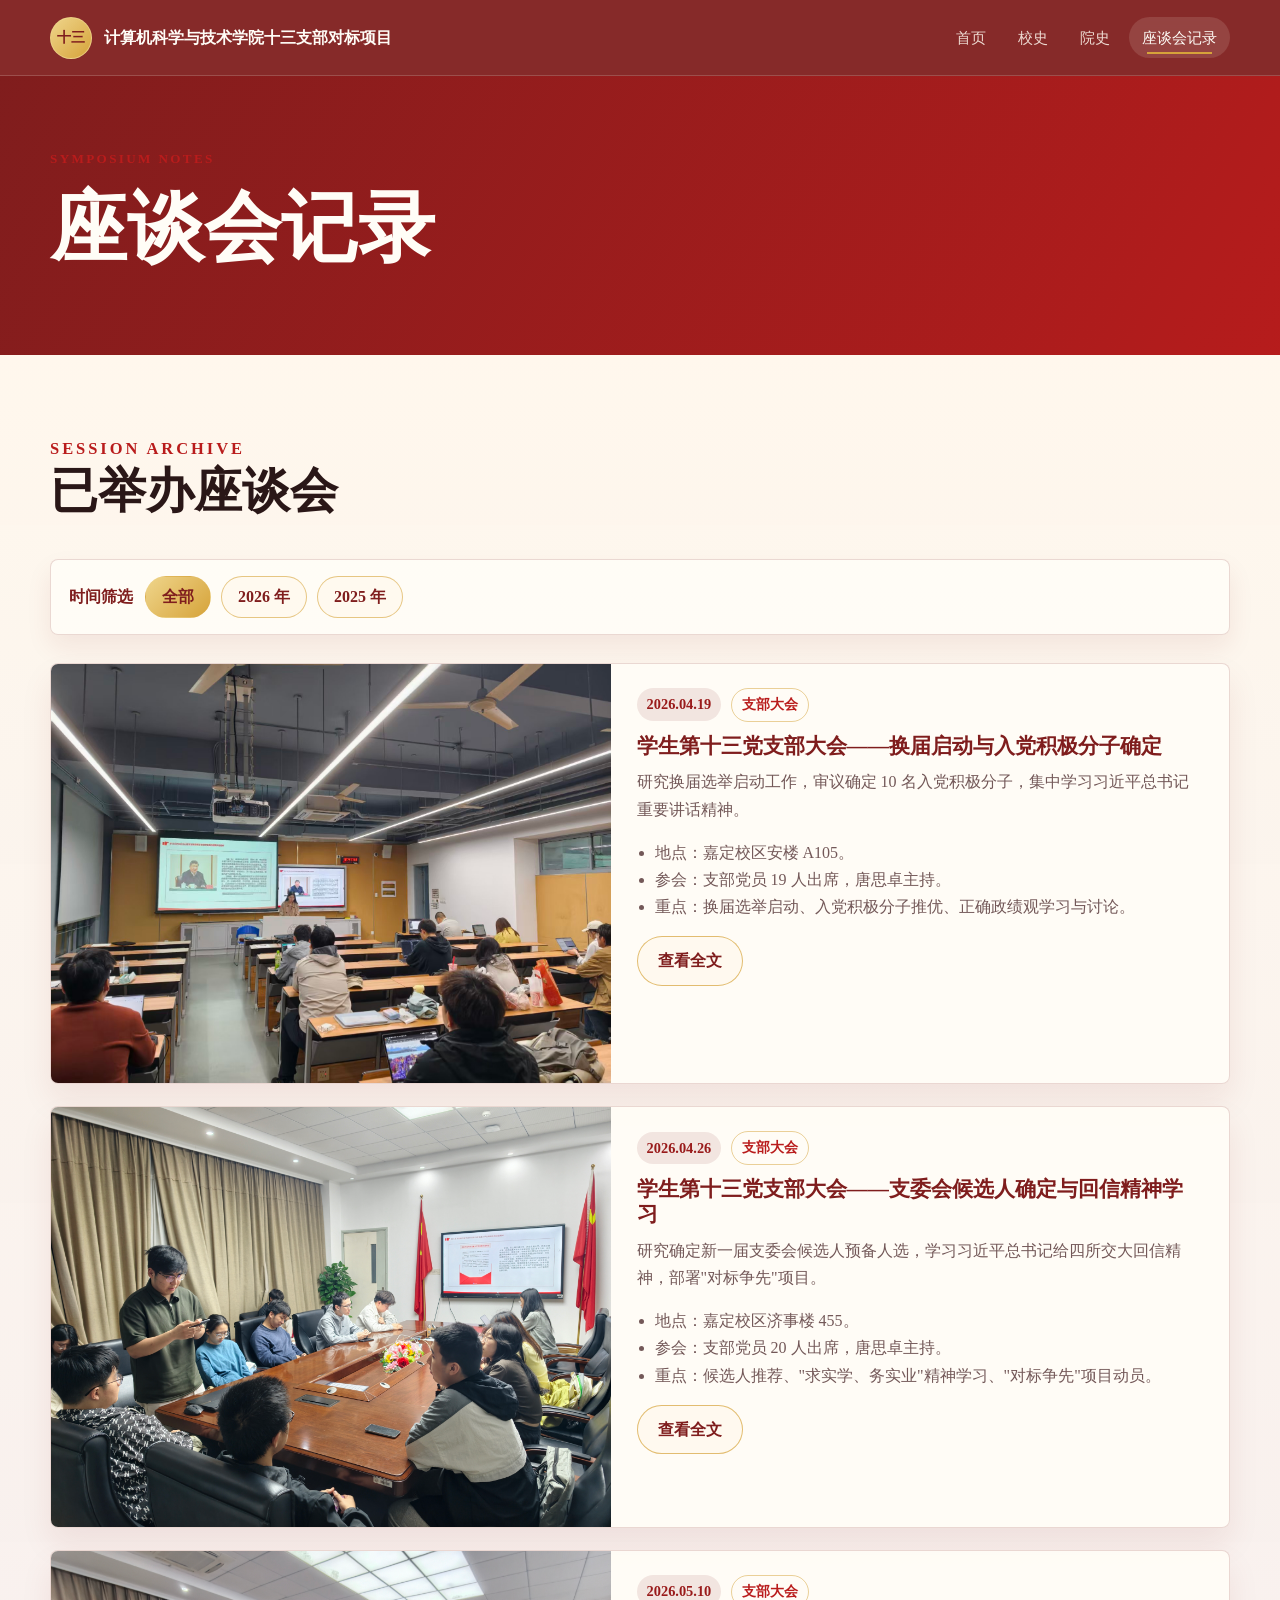
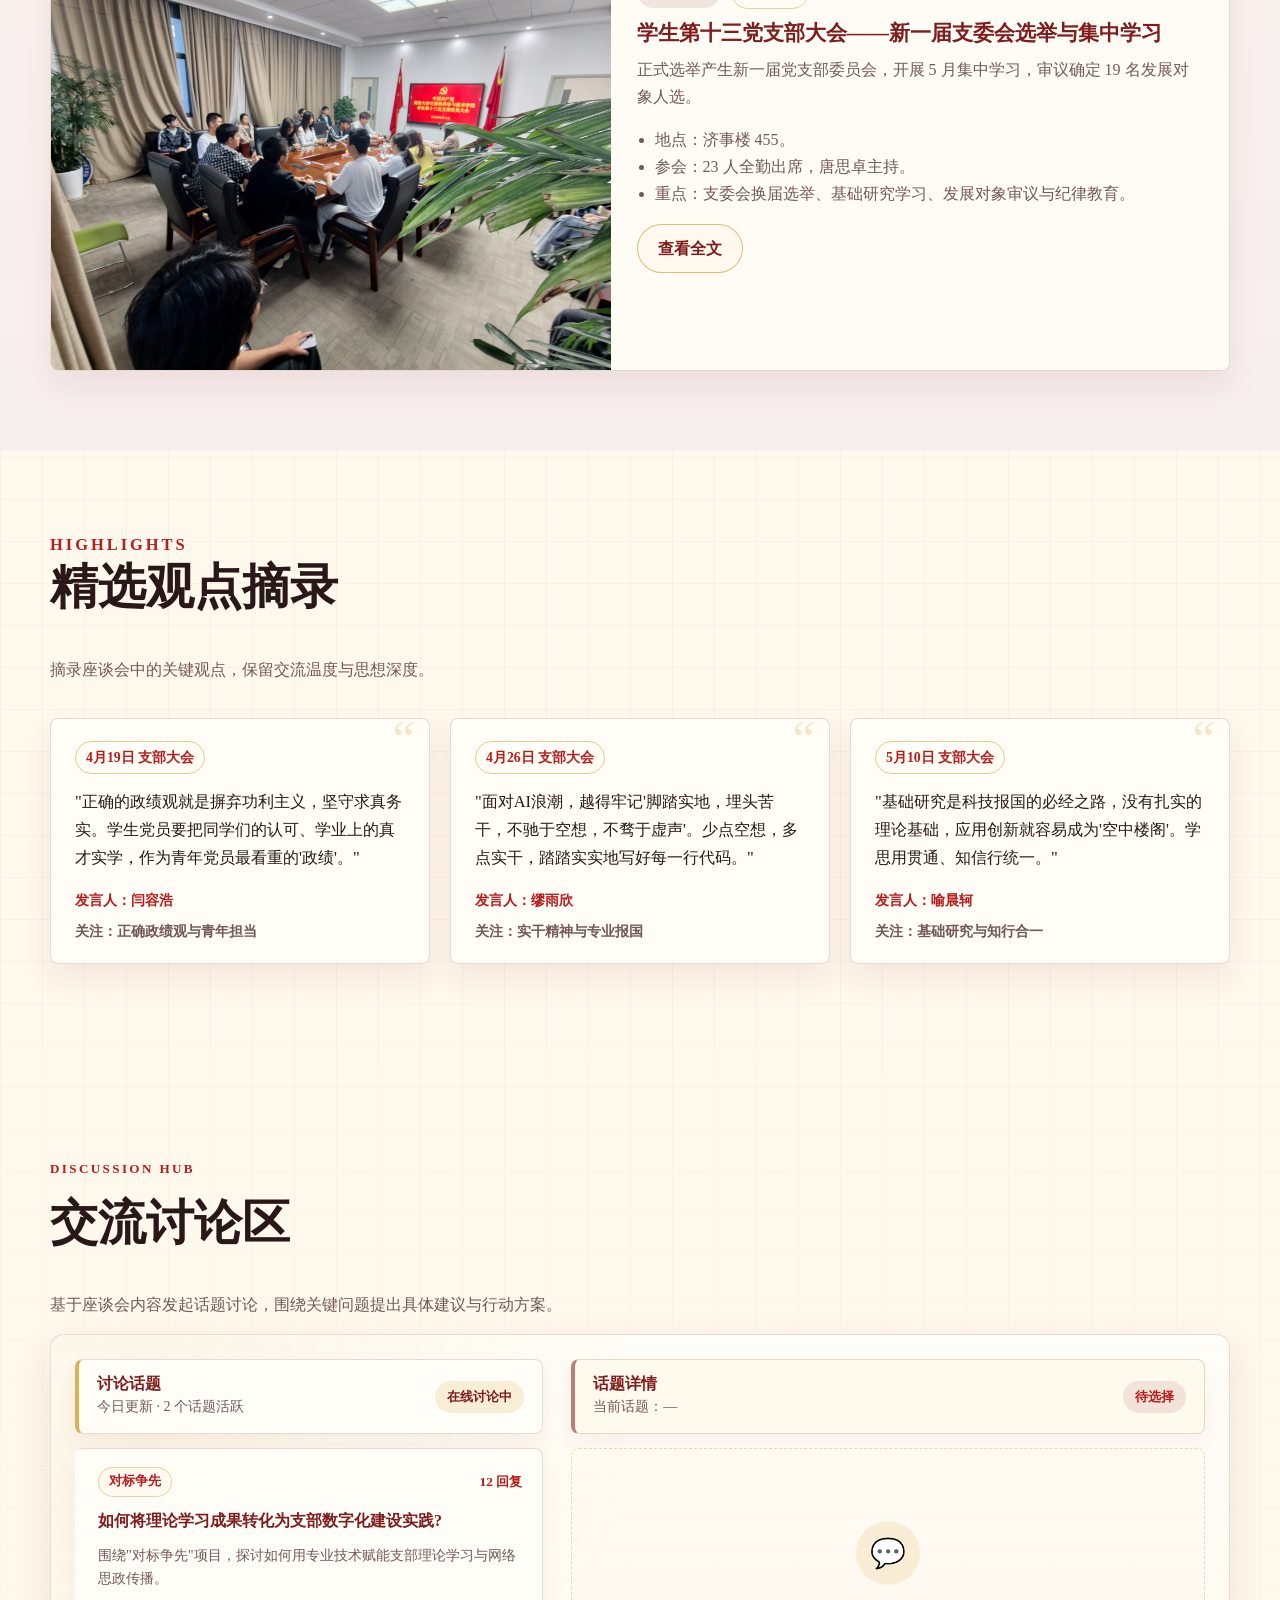
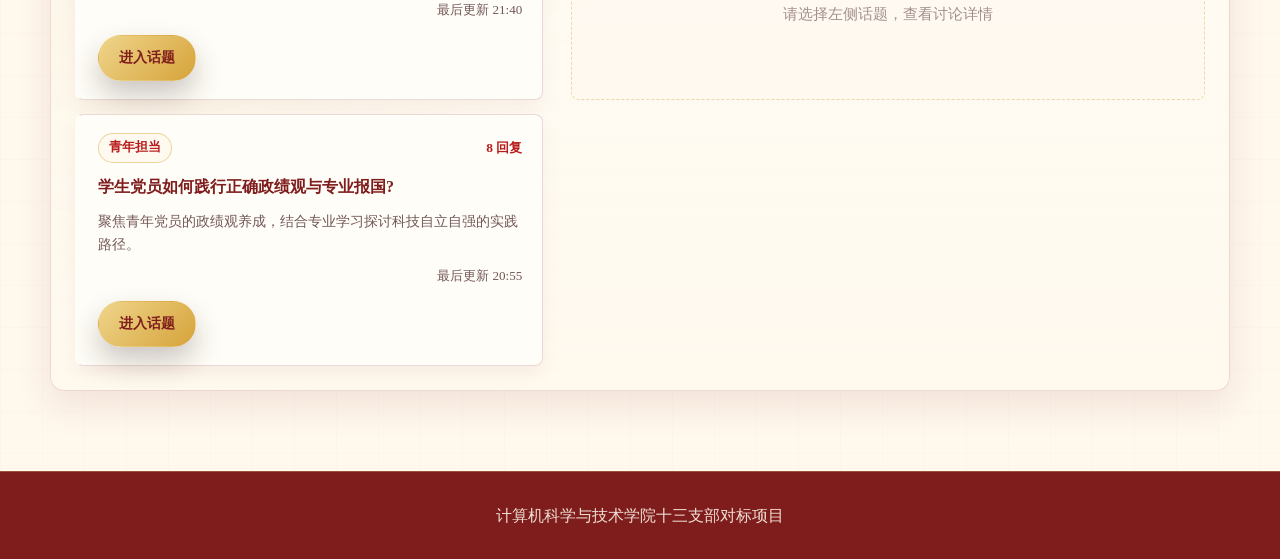
<file: pages/symposium.html>
<!DOCTYPE html>
<html lang="zh-CN">
<head>
  <meta charset="UTF-8">
  <meta name="viewport" content="width=device-width, initial-scale=1.0">
  <title>座谈会记录 - 计算机科学与技术学院十三支部对标项目</title>
  <link rel="stylesheet" href="../assets/css/base.css">
  <link rel="stylesheet" href="../assets/css/components.css">
  <link rel="stylesheet" href="../assets/css/pages.css">
</head>
<body class="symposium-page">
  <header class="site-header" data-site-header>
    <a class="brand" href="../index.html" aria-label="返回首页">
      <span class="brand-mark">十三</span>
      <span class="brand-text">计算机科学与技术学院十三支部对标项目</span>
    </a>
    <nav class="site-nav" aria-label="主导航">
      <a href="../index.html">首页</a>
      <a href="school-history.html">校史</a>
      <a href="college-history.html">院史</a>
      <a href="symposium.html">座谈会记录</a>
    </nav>
  </header>

  <main class="subpage-main">
    <section class="subpage-hero">
      <div class="container">
        <p class="section-kicker">Symposium Notes</p>
        <h1>座谈会记录</h1>
      </div>
    </section>

    <section class="section symposium-section-warm">
      <div class="container">
        <div class="section-heading">
          <p class="section-kicker">Session Archive</p>
          <h2>已举办座谈会</h2>
        </div>

        <div class="symposium-filter" aria-label="按时间筛选">
          <span class="symposium-filter-label">时间筛选</span>
          <div class="symposium-filter-actions" role="group" aria-label="年份筛选">
            <button class="symposium-filter-button symposium-year-btn is-active" type="button" data-year="all">全部</button>
            <button class="symposium-filter-button symposium-year-btn" type="button" data-year="2026">2026 年</button>
            <button class="symposium-filter-button symposium-year-btn" type="button" data-year="2025">2025 年</button>
          </div>
          <div class="symposium-filter-month" role="group" aria-label="月份筛选" style="display:none;">
            <span class="symposium-filter-month-label">月份：</span>
            <button class="symposium-filter-button symposium-month-btn is-active" type="button" data-month="all">全部月份</button>
          </div>
        </div>

        <div class="symposium-timeline">
          <article class="symposium-card symposium-card--media" data-year="2026" data-month="4">
            <a class="symposium-card-link" href="symposium-party-20260419.html" aria-label="查看4月19日支部大会全文">
              <img
                class="symposium-card-image"
                src="../assets/images/symposium/symposium-party-20260419-01.jpg"
                alt="十三党支部大会现场">
            </a>
            <div class="symposium-card-body">
              <div class="symposium-meta">
                <span class="symposium-date">2026.04.19</span>
                <span class="symposium-tag">支部大会</span>
              </div>
              <h3>学生第十三党支部大会——换届启动与入党积极分子确定</h3>
              <p>研究换届选举启动工作，审议确定 10 名入党积极分子，集中学习习近平总书记重要讲话精神。</p>
              <ul class="symposium-list">
                <li>地点：嘉定校区安楼 A105。</li>
                <li>参会：支部党员 19 人出席，唐思卓主持。</li>
                <li>重点：换届选举启动、入党积极分子推优、正确政绩观学习与讨论。</li>
              </ul>
              <a class="button button-outline symposium-card-action" href="symposium-party-20260419.html">查看全文</a>
            </div>
          </article>

          <article class="symposium-card symposium-card--media" data-year="2026" data-month="4">
            <a class="symposium-card-link" href="symposium-party-20260426.html" aria-label="查看4月26日支部大会全文">
              <img
                class="symposium-card-image"
                src="../assets/images/symposium/symposium-party-20260426-01.jpg"
                alt="十三党支部大会现场">
            </a>
            <div class="symposium-card-body">
              <div class="symposium-meta">
                <span class="symposium-date">2026.04.26</span>
                <span class="symposium-tag">支部大会</span>
              </div>
              <h3>学生第十三党支部大会——支委会候选人确定与回信精神学习</h3>
              <p>研究确定新一届支委会候选人预备人选，学习习近平总书记给四所交大回信精神，部署"对标争先"项目。</p>
              <ul class="symposium-list">
                <li>地点：嘉定校区济事楼 455。</li>
                <li>参会：支部党员 20 人出席，唐思卓主持。</li>
                <li>重点：候选人推荐、"求实学、务实业"精神学习、"对标争先"项目动员。</li>
              </ul>
              <a class="button button-outline symposium-card-action" href="symposium-party-20260426.html">查看全文</a>
            </div>
          </article>

          <article class="symposium-card symposium-card--media" data-year="2026" data-month="5">
            <a class="symposium-card-link" href="symposium-party-20260510.html" aria-label="查看5月10日支部大会全文">
              <img
                class="symposium-card-image"
                src="../assets/images/symposium/symposium-party-20260510-01.jpg"
                alt="十三党支部大会现场合影">
            </a>
            <div class="symposium-card-body">
              <div class="symposium-meta">
                <span class="symposium-date">2026.05.10</span>
                <span class="symposium-tag">支部大会</span>
              </div>
              <h3>学生第十三党支部大会——新一届支委会选举与集中学习</h3>
              <p>正式选举产生新一届党支部委员会，开展 5 月集中学习，审议确定 19 名发展对象人选。</p>
              <ul class="symposium-list">
                <li>地点：济事楼 455。</li>
                <li>参会：23 人全勤出席，唐思卓主持。</li>
                <li>重点：支委会换届选举、基础研究学习、发展对象审议与纪律教育。</li>
              </ul>
              <a class="button button-outline symposium-card-action" href="symposium-party-20260510.html">查看全文</a>
            </div>
          </article>
        </div>
      </div>
    </section>

    <section class="section">
      <div class="container">
        <div class="section-heading">
          <p class="section-kicker">Highlights</p>
          <h2>精选观点摘录</h2>
          <p>摘录座谈会中的关键观点，保留交流温度与思想深度。</p>
        </div>

        <div class="symposium-quotes">
          <article class="quote-card">
            <div class="quote-meta">
              <span class="quote-tag">4月19日 支部大会</span>
            </div>
            <p class="quote-text">"正确的政绩观就是摒弃功利主义，坚守求真务实。学生党员要把同学们的认可、学业上的真才实学，作为青年党员最看重的'政绩'。"</p>
            <div class="quote-footer">
              <span class="quote-speaker">发言人：闫容浩</span>
              <span class="quote-focus">关注：正确政绩观与青年担当</span>
            </div>
          </article>

          <article class="quote-card">
            <div class="quote-meta">
              <span class="quote-tag">4月26日 支部大会</span>
            </div>
            <p class="quote-text">"面对AI浪潮，越得牢记'脚踏实地，埋头苦干，不驰于空想，不骛于虚声'。少点空想，多点实干，踏踏实实地写好每一行代码。"</p>
                       <div class="quote-footer">
              <span class="quote-speaker">发言人：缪雨欣</span>
              <span class="quote-focus">关注：实干精神与专业报国</span>
            </div>
          </article>

          <article class="quote-card">
            <div class="quote-meta">
              <span class="quote-tag">5月10日 支部大会</span>
            </div>
            <p class="quote-text">"基础研究是科技报国的必经之路，没有扎实的理论基础，应用创新就容易成为'空中楼阁'。学思用贯通、知信行统一。"</p>
            <div class="quote-footer">
              <span class="quote-speaker">发言人：喻晨轲</span>
              <span class="quote-focus">关注：基础研究与知行合一</span>
            </div>
          </article>
        </div>
      </div>
    </section>

    <section class="section symposium-discussion">
      <div class="container">
         <div class="section-heading"></div>
          <p class="section-kicker">Discussion Hub</p>
          <h2>交流讨论区</h2>
          <p>基于座谈会内容发起话题讨论，围绕关键问题提出具体建议与行动方案。</p>
        <div class="discussion-shell">
          <div class="discussion-hub">
            <div class="discussion-panel">
              <div class="discussion-panel-header">
                <div>
                  <h3>讨论话题</h3>
                  <p>今日更新 · 2 个话题活跃</p>
                </div>
                <span class="discussion-status">在线讨论中</span>
              </div>

              <article class="topic-card">
                <div class="topic-meta">
                  <span class="topic-tag">对标争先</span>
                  <span class="topic-count">12 回复</span>
                </div>
                <h4>如何将理论学习成果转化为支部数字化建设实践?</h4>
                <p>围绕"对标争先"项目，探讨如何用专业技术赋能支部理论学习与网络思政传播。</p>
                <div class="topic-stats">
                  <span>最后更新 21:40</span>
                </div>
                <div class="topic-actions">
                  <button
                    class="button button-primary discussion-topic-button"
                    type="button"
                    data-topic="digital"
                    data-title="如何将理论学习成果转化为支部数字化建设实践?"
                    data-summary="聚焦'对标争先'项目建设，探讨微党课、短视频、H5等数字化手段赋能理论传播。"
                    data-owner="项目组成员"
                    data-date="2026-05-15">
                    进入话题
                  </button>
                </div>
              </article>

              <article class="topic-card">
                <div class="topic-meta">
                  <span class="topic-tag">青年担当</span>
                  <span class="topic-count">8 回复</span>
                </div>
                <h4>学生党员如何践行正确政绩观与专业报国?</h4>
                <p>聚焦青年党员的政绩观养成，结合专业学习探讨科技自立自强的实践路径。</p>
                <div class="topic-stats">
                  <span>最后更新 20:55</span>
                </div>
                <div class="topic-actions">
                  <button
                    class="button button-primary discussion-topic-button"
                    type="button"
                    data-topic="responsibility"
                    data-title="学生党员如何践行正确政绩观与专业报国?"
                    data-summary="聚焦青年党员的责任担当，探讨如何在专业学习中践行正确政绩观、服务国家科技自立自强。"
                    data-owner="支部党员代表"
                    data-date="2026-05-15">
                    进入话题
                  </button>
                </div>
              </article>
            </div>

            <div class="discussion-feed">
              <div class="discussion-panel-header">
                <div>
                  <h3>话题详情</h3>
                  <p>当前话题：<span data-topic-title>—</span></p>
                </div>
                <span class="discussion-status alt">待选择</span>
              </div>

              <!-- 未选择话题时的占位 -->
              <div class="discussion-placeholder" data-topic-placeholder>
                <div class="discussion-placeholder-icon">💬</div>
                <p>请选择左侧话题，查看讨论详情</p>
              </div>

              <!-- 选中话题后才展示的内容 -->
              <div class="discussion-topic-body" data-topic-body style="display:none;">
              <div class="discussion-sort" role="group" aria-label="讨论排序">
                <button class="discussion-filter-button is-active" type="button" data-sort="time">按时间</button>
                <button class="discussion-filter-button" type="button" data-sort="hot">按热度</button>
              </div>

              <div class="thread-summary">
                <div>
                  <h4>话题简介</h4>
                  <p data-topic-summary></p>
                </div>
                <div class="thread-meta">
                  <span data-topic-owner></span>
                  <span data-topic-date></span>
                </div>
              </div>

              <div class="message-list" data-topic-list>
                <article class="message-card">
                  <div class="message-avatar">唐</div>
                  <div class="message-body">
                    <div class="message-meta">
                      <span>唐思卓 · 党支部书记</span>
                      <span>2026-05-15 20:14</span>
                    </div>
                    <p>建议将每次支部大会的集中学习内容整理为微党课脚本，由党员分组承担录制任务，形成系列化数字资源库。</p>
                    <div class="message-actions">
                      <button class="message-action-button is-like" type="button" data-like-count="6">点赞 6</button>
                      <button class="message-action-button is-reply-toggle" type="button" data-reply-count="1">回复 1</button>
                    </div>
                    <div class="message-reply is-collapsed">
                      <div class="reply-card">
                        <div class="reply-meta">田润丰 · 组织委员 · 2026-05-15 20:30</div>
                        <p>同意，建议按照"一个主题、一组脚本、一段视频"的模式，保持内容小而精。</p>
                      </div>
                    </div>
                  </div>
                </article>
                <article class="message-card">
                  <div class="message-avatar">李</div>
                  <div class="message-body">
                    <div class="message-meta">
                      <span>李祎娜 · 宣传委员</span>
                      <span>2026-05-15 20:35</span>
                    </div>
                    <p>可以发挥支部同学的专业特长，组建前端组、设计组、内容组，分工协作推进小程序开发。</p>
                    <div class="message-actions">
                      <button class="message-action-button is-like" type="button" data-like-count="4">点赞 4</button>
                      <button class="message-action-button is-reply-toggle" type="button" data-reply-count="0">回复 0</button>
                    </div>
                  </div>
                </article>
                <article class="message-card">
                  <div class="message-avatar">韦</div>
                  <div class="message-body">
                    <div class="message-meta">
                      <span>韦瑾钰 · 正式党员</span>
                      <span>2026-05-15 21:10</span>
                    </div>
                    <p>H5 交互页面适合传播回信精神等主题内容，建议结合青年学生的阅读习惯设计。</p>
                    <div class="message-actions">
                      <button class="message-action-button is-like" type="button" data-like-count="8">点赞 8</button>
                      <button class="message-action-button is-reply-toggle" type="button" data-reply-count="1">回复 1</button>
                    </div>
                    <div class="message-reply is-collapsed">
                      <div class="reply-card">
                        <div class="reply-meta">胡晓天 · 正式党员 · 2026-05-15 21:22</div>
                        <p>还需要关注内容的可持续更新机制，不能做一次就停了。</p>
                      </div>
                    </div>
                  </div>
                </article>
                <article class="message-card">
                  <div class="message-avatar">朱</div>
                  <div class="message-body">
                    <div class="message-meta">
                      <span>朱会佳 · 正式党员</span>
                      <span>2026-05-15 21:32</span>
                    </div>
                    <p>建议建立内容审核与反馈机制，确保数字化产品质量，同时定期收集党员和群众的改进意见。</p>
                    <div class="message-actions">
                      <button class="message-action-button is-like" type="button" data-like-count="3">点赞 3</button>
                      <button class="message-action-button is-reply-toggle" type="button" data-reply-count="0">回复 0</button>
                    </div>
                  </div>
                </article>
              </div>

              <div class="message-input">
                <div class="message-input-header">
                  <span data-message-input-label>发布留言</span>
                  <span class="message-input-counter">0/200</span>
                </div>
                <div class="message-input-box">
                  <p>输入你的观点或建议，围绕话题提出具体行动方案。</p>
                </div>
                <div class="message-input-actions">
                  <button class="button button-outline" type="button">保存草稿</button>
                  <button class="button button-primary" type="button">提交留言</button>
                </div>
              </div>
              </div><!-- /data-topic-body -->
            </div>
          </div>
        </div>
      </div>
    </section>
  </main>

  <button class="back-to-top" type="button" data-back-to-top aria-label="返回顶部">↑</button>
  <footer class="site-footer">
    <p>计算机科学与技术学院十三支部对标项目</p>
  </footer>
  <script src="../assets/js/main.js"></script>
  <script>
    /* ===== 时间筛选：年 + 月 ===== */
    (function () {
      var yearButtons = document.querySelectorAll(".symposium-year-btn");
      var monthRow = document.querySelector(".symposium-filter-month");
      var cards = document.querySelectorAll(".symposium-card[data-year][data-month]");
      var timeline = document.querySelector(".symposium-timeline");
      var currentYear = "all";
      var currentMonth = "all";

      /* 收集当前年份下有哪些月份有记录 */
      function collectMonths(year) {
        var months = new Set();
        cards.forEach(function (card) {
          if (card.getAttribute("data-year") === year) {
            months.add(card.getAttribute("data-month"));
          }
        });
        return Array.from(months).sort(function (a, b) { return parseInt(a) - parseInt(b); });
      }

      /* 生成月份按钮 */
      function buildMonthButtons(months) {
        var html = "<span class=\"symposium-filter-month-label\">月份：</span>" +
          "<button class=\"symposium-filter-button symposium-month-btn is-active\" type=\"button\" data-month=\"all\">全部月份</button>";
        months.forEach(function (m) {
          html += "<button class=\"symposium-filter-button symposium-month-btn\" type=\"button\" data-month=\"" + m + "\">" + m + " 月</button>";
        });
        return html;
      }

      /* 执行筛选 */
      function applyFilter() {
        var visibleCount = 0;
        cards.forEach(function (card) {
          var y = card.getAttribute("data-year");
          var m = card.getAttribute("data-month");
          var yearMatch = currentYear === "all" || y === currentYear;
          var monthMatch = currentMonth === "all" || m === currentMonth;
          if (yearMatch && monthMatch) {
            card.classList.remove("is-filtered");
            visibleCount++;
          } else {
            card.classList.add("is-filtered");
          }
        });

        /* 无结果时显示占位提示 */
        var existingHint = timeline.querySelector(".symposium-empty");
        if (existingHint) existingHint.remove();
        if (visibleCount === 0) {
          var hint = document.createElement("div");
          hint.className = "symposium-empty";
          hint.textContent = "该筛选条件下暂无座谈会记录。";
          timeline.appendChild(hint);
        }
      }

      /* 年份按钮点击 */
      yearButtons.forEach(function (btn) {
        btn.addEventListener("click", function () {
          yearButtons.forEach(function (b) { b.classList.remove("is-active"); });
          btn.classList.add("is-active");
          currentYear = btn.getAttribute("data-year");
          currentMonth = "all";

          if (currentYear === "all") {
            monthRow.style.display = "none";
          } else {
            var months = collectMonths(currentYear);
            monthRow.innerHTML = buildMonthButtons(months);
            monthRow.style.display = "flex";
            /* 重新绑定月份按钮事件 */
            bindMonthButtons();
          }
          applyFilter();
        });
      });

      /* 绑定月份按钮事件 */
      function bindMonthButtons() {
        var monthButtons = monthRow.querySelectorAll(".symposium-month-btn");
        monthButtons.forEach(function (btn) {
          btn.addEventListener("click", function () {
            monthButtons.forEach(function (b) { b.classList.remove("is-active"); });
            btn.classList.add("is-active");
            currentMonth = btn.getAttribute("data-month");
            applyFilter();
          });
        });
      }

      /* 初始化：默认"全部" */
      applyFilter();
    })();

    /* ===== 讨论区 ===== */
    (function () {
      var topicButtons = document.querySelectorAll(".discussion-topic-button");
      var topicCards = document.querySelectorAll(".topic-card");
      var topicTitle = document.querySelector("[data-topic-title]");
      var topicSummary = document.querySelector("[data-topic-summary]");
      var topicOwner = document.querySelector("[data-topic-owner]");
      var topicDate = document.querySelector("[data-topic-date]");
      var topicList = document.querySelector("[data-topic-list]");
      var sortButtons = document.querySelectorAll(".discussion-sort .discussion-filter-button");
      var messageInputLabel = document.querySelector("[data-message-input-label]");
      var threadSummary = document.querySelector(".thread-summary");
      var topicPlaceholder = document.querySelector("[data-topic-placeholder]");
      var topicBody = document.querySelector("[data-topic-body]");
      var discussionStatus = document.querySelector(".discussion-feed .discussion-status");
      var currentTopic = null;
      var currentSort = "time";

      var topicContent = {
        digital: {
          title: "如何将理论学习成果转化为支部数字化建设实践?",
          summary: "聚焦「对标争先」项目建设，探讨微党课、短视频、H5等数字化手段赋能理论传播。",
          owner: "发起人：项目组成员",
          date: "发布时间：2026-05-15",
          messages: [
            {
              avatar: "唐",
              name: "唐思卓 · 党支部书记",
              time: "2026-05-15 20:14",
              text: "建议将每次支部大会的集中学习内容整理为微党课脚本，由党员分组承担录制任务，形成系列化数字资源库。",
              likesCount: 6,
              reply: {
                name: "田润丰 · 组织委员",
                time: "2026-05-15 20:30",
                text: "同意，建议按照「一个主题、一组脚本、一段视频」的模式，保持内容小而精。"
              }
            },
            {
              avatar: "李",
              name: "李祎娜 · 宣传委员",
              time: "2026-05-15 20:35",
              text: "可以发挥支部同学的专业特长，组建前端组、设计组、内容组，分工协作推进小程序开发。",
              likesCount: 4
            },
            {
              avatar: "韦",
              name: "韦瑾钰 · 正式党员",
              time: "2026-05-15 21:10",
              text: "H5 交互页面适合传播回信精神等主题内容，建议结合青年学生的阅读习惯设计。",
              likesCount: 8,
              reply: {
                name: "胡晓天 · 正式党员",
                time: "2026-05-15 21:22",
                text: "还需要关注内容的可持续更新机制，不能做一次就停了。"
              }
            },
            {
              avatar: "朱",
              name: "朱会佳 · 正式党员",
              time: "2026-05-15 21:32",
              text: "建议建立内容审核与反馈机制，确保数字化产品质量，同时定期收集党员和群众的改进意见。",
              likesCount: 3
            }
          ]
        },
        responsibility: {
          title: "学生党员如何践行正确政绩观与专业报国?",
          summary: "聚焦青年党员的责任担当，探讨如何在专业学习中践行正确政绩观、服务国家科技自立自强。",
          owner: "发起人：支部党员代表",
          date: "发布时间：2026-05-15",
          messages: [
            {
              avatar: "闫",
              name: "闫容浩 · 预备党员",
              time: "2026-05-15 19:20",
              text: "正确的政绩观就是摒弃功利主义，不能只为了让简历好看而去「刷履历」，要真正把精力放在打牢专业基础上。",
              likesCount: 5
            },
            {
              avatar: "缪",
              name: "缪雨欣 · 预备党员",
              time: "2026-05-15 19:42",
              text: "面对AI技术快速迭代，不能盲目跟风，而要把底层基础打牢。踏踏实实写好每行代码就是最好的专业报国。",
              likesCount: 6,
              reply: {
                name: "关云兮 · 预备党员",
                time: "2026-05-15 20:00",
                text: "同意，跨学科融合的前提是先把本专业学扎实，不能舍本逐末。"
              }
            },
            {
              avatar: "喻",
              name: "喻晨轲 · 正式党员",
              time: "2026-05-15 20:08",
              text: "基础研究是科技报国的必经之路。作为计算机专业学生，要沉下心把算法学透、把基础打牢。",
              likesCount: 4
            },
            {
              avatar: "夏",
              name: "夏弘泰 · 正式党员",
              time: "2026-05-15 20:36",
              text: "学生党员要发挥主观能动性，活用专业知识服务社会，同时时刻严格要求自己，做好榜样。",
              likesCount: 3
            }
          ]
        }
      };

      function parseTime(value) {
        return new Date(value.replace(" ", "T")).getTime();
      }

      function sortMessages(messages) {
        var sorted = messages.slice();
        if (currentSort === "hot") {
          sorted.sort(function (a, b) {
            return (b.likesCount || 0) - (a.likesCount || 0);
          });
        } else {
          sorted.sort(function (a, b) {
            return parseTime(b.time) - parseTime(a.time);
          });
        }
        return sorted;
      }

      function renderMessages(messages) {
        if (!topicList) {
          return;
        }
        topicList.innerHTML = sortMessages(messages)
          .map(function (message) {
            var replyCount = message.reply ? 1 : 0;
            var replyHtml = "";
            if (message.reply) {
              replyHtml = "<div class=\"message-reply is-collapsed\">" +
                "<div class=\"reply-card\">" +
                  "<div class=\"reply-meta\">" + message.reply.name + " · " + message.reply.time + "</div>" +
                  "<p>" + message.reply.text + "</p>" +
                "</div>" +
              "</div>";
            }
            return "<article class=\"message-card\">" +
              "<div class=\"message-avatar\">" + message.avatar + "</div>" +
              "<div class=\"message-body\">" +
                "<div class=\"message-meta\">" +
                  "<span>" + message.name + "</span>" +
                  "<span>" + message.time + "</span>" +
                "</div>" +
                "<p>" + message.text + "</p>" +
                "<div class=\"message-actions\">" +
                  "<button class=\"message-action-button is-like\" type=\"button\" data-like-count=\"" + message.likesCount + "\">点赞 " + message.likesCount + "</button>" +
                  "<button class=\"message-action-button is-reply-toggle\" type=\"button\" data-reply-count=\"" + replyCount + "\">回复 " + replyCount + "</button>" +
                "</div>" +
                replyHtml +
              "</div>" +
            "</article>";
          })
          .join("");
      }

      function updateTopicContent(topicKey) {
        var data = topicContent[topicKey];
        if (!data) {
          return;
        }
        currentTopic = topicKey;
        topicTitle.textContent = data.title;
        topicSummary.textContent = data.summary;
        topicOwner.textContent = data.owner;
        topicDate.textContent = data.date;
        renderMessages(data.messages);

        /* 显示内容区、隐藏占位 */
        if (topicPlaceholder) topicPlaceholder.style.display = "none";
        if (topicBody) topicBody.style.display = "";
        if (discussionStatus) {
          discussionStatus.textContent = "进行中";
          discussionStatus.classList.add("alt");
        }
      }

      topicButtons.forEach(function (button) {
        button.addEventListener("click", function () {
          var topicKey = button.getAttribute("data-topic");
          updateTopicContent(topicKey);

          /* 高亮对应话题卡片 */
          var clickedCard = button.closest(".topic-card");
          topicCards.forEach(function (card) { card.classList.remove("topic-card--active"); });
          if (clickedCard) clickedCard.classList.add("topic-card--active");
        });
      });

      sortButtons.forEach(function (button) {
        button.addEventListener("click", function () {
          sortButtons.forEach(function (item) {
            item.classList.remove("is-active");
          });
          button.classList.add("is-active");
          currentSort = button.getAttribute("data-sort");
          updateTopicContent(currentTopic);
        });
      });

      if (topicList) {
        topicList.addEventListener("click", function (event) {
          var target = event.target;
          if (target.classList.contains("is-like")) {
            var count = parseInt(target.getAttribute("data-like-count"), 10) || 0;
            if (target.classList.contains("is-liked")) {
              count = Math.max(0, count - 1);
              target.classList.remove("is-liked");
            } else {
              count += 1;
              target.classList.add("is-liked");
            }
            target.setAttribute("data-like-count", String(count));
            target.textContent = "点赞 " + count;
            return;
          }
          if (target.classList.contains("is-reply-toggle")) {
            var reply = target.closest(".message-body").querySelector(".message-reply");
            var replyCount = parseInt(target.getAttribute("data-reply-count"), 10) || 0;
            if (!reply || replyCount === 0) {
              return;
            }
            var isCollapsed = reply.classList.contains("is-collapsed");
            reply.classList.toggle("is-collapsed", !isCollapsed);
            target.textContent = (isCollapsed ? "收起" : "回复 ") + replyCount;
            return;
          }
          var messageCard = target.closest(".message-card");
          if (messageCard && messageInputLabel) {
            var author = messageCard.querySelector(".message-meta span");
            if (author) {
              messageInputLabel.textContent = "回复 " + author.textContent;
            }
          }
        });
      }

      if (threadSummary && messageInputLabel) {
        threadSummary.addEventListener("click", function () {
          messageInputLabel.textContent = "发布留言";
        });
      }
    })();
  </script>
</body>
</html>
</file>
<file: assets/css/base.css>
:root {
  --red-900: #7f1d1d;
  --red-800: #991b1b;
  --red-700: #b91c1c;
  --red-600: #c92626;
  --gold-500: #d6a33a;
  --gold-300: #efd58b;
  --ink: #2a1717;
  --muted: #735858;
  --paper: #fff8ed;
  --paper-strong: #fffdf7;
  --rose-wash: #f7eeee;
  --line: rgba(127, 29, 29, 0.16);
  --shadow: 0 18px 48px rgba(127, 29, 29, 0.18);
  --radius: 8px;
  --max-width: 1180px;
  --header-height: 76px;
}

* {
  box-sizing: border-box;
}

html {
  scroll-behavior: smooth;
}

body {
  margin: 0;
  min-width: 320px;
  color: var(--ink);
  font-family: "Noto Serif SC", "Source Han Serif SC", "Microsoft YaHei", "SimHei", serif;
  background:
    linear-gradient(90deg, rgba(127, 29, 29, 0.04) 1px, transparent 1px),
    linear-gradient(0deg, rgba(127, 29, 29, 0.035) 1px, transparent 1px),
    var(--paper);
  background-size: 42px 42px;
  line-height: 1.7;
}

body::selection {
  color: var(--paper-strong);
  background: var(--red-700);
}

a {
  color: inherit;
  text-decoration: none;
}

button {
  font: inherit;
}

img {
  display: block;
  max-width: 100%;
}

h1,
h2,
h3,
p {
  margin-top: 0;
}

h1,
h2,
h3 {
  line-height: 1.18;
  letter-spacing: 0;
}

h1 {
  font-size: clamp(2.4rem, 6vw, 5.8rem);
}

h2 {
  font-size: clamp(1.8rem, 3.8vw, 3rem);
}

h3 {
  font-size: 1.32rem;
}

p {
  color: var(--muted);
}

.container {
  width: min(calc(100% - 40px), var(--max-width));
  margin: 0 auto;
}

.section {
  padding: 92px 0;
}

.section-kicker {
  margin-bottom: 14px;
  color: var(--red-700);
  font-size: 0.82rem;
  font-weight: 800;
  letter-spacing: 0.18em;
  text-transform: uppercase;
}

.section-kicker.light {
  color: var(--gold-300);
}

.section-heading {
  max-width: 720px;
  margin-bottom: 34px;
}

.section-heading p {
  margin-bottom: 0;
  font-size: 1.03rem;
}

@media (max-width: 720px) {
  :root {
    --header-height: auto;
  }

  .container {
    width: min(calc(100% - 28px), var(--max-width));
  }

  .section {
    padding: 62px 0;
  }
}
</file>
<file: assets/css/components.css>
.site-header {
  position: sticky;
  top: 0;
  z-index: 50;
  min-height: var(--header-height);
  display: flex;
  align-items: center;
  justify-content: space-between;
  gap: 24px;
  padding: 14px max(20px, calc((100vw - var(--max-width)) / 2));
  border-bottom: 1px solid rgba(255, 248, 237, 0.18);
  color: var(--paper-strong);
  background: rgba(127, 29, 29, 0.94);
  backdrop-filter: blur(16px);
  transition: box-shadow 180ms ease, background 180ms ease;
}

.site-header.is-scrolled {
  background: rgba(127, 29, 29, 0.98);
  box-shadow: 0 14px 30px rgba(42, 23, 23, 0.22);
}

.brand {
  display: inline-flex;
  align-items: center;
  gap: 12px;
  min-width: 0;
  font-weight: 800;
}

.brand-mark {
  width: 42px;
  height: 42px;
  display: inline-grid;
  place-items: center;
  flex: 0 0 auto;
  border: 1px solid rgba(239, 213, 139, 0.84);
  border-radius: 50%;
  color: var(--red-900);
  background: linear-gradient(135deg, var(--gold-300), var(--gold-500));
  font-size: 0.86rem;
}

.brand-text {
  overflow: hidden;
  color: var(--paper-strong);
  text-overflow: ellipsis;
  white-space: nowrap;
}

.site-nav {
  display: flex;
  align-items: center;
  justify-content: flex-end;
  gap: 6px;
  flex-wrap: wrap;
}

.site-nav a {
  position: relative;
  padding: 8px 13px;
  border-radius: 999px;
  color: rgba(255, 248, 237, 0.86);
  font-size: 0.95rem;
  transition: color 160ms ease, background 160ms ease;
}

.site-nav a:hover,
.site-nav a.is-active {
  color: var(--paper-strong);
  background: rgba(255, 248, 237, 0.12);
}

.site-nav a.is-active::after {
  content: "";
  position: absolute;
  left: 18px;
  right: 18px;
  bottom: 4px;
  height: 2px;
  background: var(--gold-500);
}

.button {
  display: inline-flex;
  align-items: center;
  justify-content: center;
  min-height: 46px;
  padding: 10px 20px;
  border: 1px solid transparent;
  border-radius: 999px;
  font-weight: 800;
  transition: transform 160ms ease, box-shadow 160ms ease, background 160ms ease;
}

.button:hover {
  transform: translateY(-2px);
}

.button-primary {
  color: var(--red-900);
  background: linear-gradient(135deg, var(--gold-300), var(--gold-500));
  box-shadow: 0 14px 28px rgba(42, 23, 23, 0.24);
}

.button-outline {
  color: var(--paper-strong);
  border-color: rgba(239, 213, 139, 0.7);
  background: rgba(255, 248, 237, 0.08);
}

.button-ghost {
  color: var(--paper-strong);
  background: rgba(255, 248, 237, 0.13);
}

.feature-card {
  position: relative;
  min-height: 260px;
  display: flex;
  flex-direction: column;
  justify-content: flex-end;
  padding: 28px;
  border: 1px solid var(--line);
  border-radius: var(--radius);
  background:
    linear-gradient(145deg, rgba(255, 253, 247, 0.94), rgba(255, 248, 237, 0.82)),
    var(--paper-strong);
  box-shadow: 0 16px 36px rgba(127, 29, 29, 0.1);
  overflow: hidden;
  transition: transform 180ms ease, border-color 180ms ease, box-shadow 180ms ease;
}

.feature-card::before {
  content: "";
  position: absolute;
  inset: 0 0 auto 0;
  height: 5px;
  background: linear-gradient(90deg, var(--red-700), var(--gold-500));
}

.feature-card::after {
  content: "";
  position: absolute;
  right: -26px;
  top: -26px;
  width: 110px;
  height: 110px;
  border: 1px solid rgba(214, 163, 58, 0.35);
  border-radius: 50%;
}

.feature-card:hover {
  transform: translateY(-8px);
  border-color: rgba(214, 163, 58, 0.76);
  box-shadow: var(--shadow);
}

.card-index {
  position: absolute;
  left: 26px;
  top: 22px;
  color: rgba(127, 29, 29, 0.2);
  font-size: 3.2rem;
  font-weight: 900;
  line-height: 1;
}

.feature-card h3 {
  position: relative;
  margin-bottom: 12px;
  color: var(--red-900);
}

.feature-card p {
  position: relative;
  margin-bottom: 22px;
}

.card-link {
  position: relative;
  color: var(--red-700);
  font-weight: 800;
}

.back-to-top {
  position: fixed;
  right: 24px;
  bottom: 24px;
  z-index: 40;
  width: 44px;
  height: 44px;
  border: 1px solid rgba(214, 163, 58, 0.65);
  border-radius: 50%;
  color: var(--paper-strong);
  background: var(--red-800);
  box-shadow: 0 12px 28px rgba(42, 23, 23, 0.22);
  cursor: pointer;
  opacity: 0;
  pointer-events: none;
  transform: translateY(10px);
  transition: opacity 160ms ease, transform 160ms ease;
}

.back-to-top.is-visible {
  opacity: 1;
  pointer-events: auto;
  transform: translateY(0);
}

.site-footer {
  padding: 30px 20px;
  border-top: 1px solid rgba(239, 213, 139, 0.28);
  color: rgba(255, 248, 237, 0.88);
  text-align: center;
  background: var(--red-900);
}

.site-footer p {
  margin: 0;
  color: inherit;
}

.site-footer p + p {
  margin-top: 6px;
  color: rgba(255, 248, 237, 0.68);
  font-size: 0.92rem;
}

@media (max-width: 760px) {
  .site-header {
    align-items: flex-start;
    flex-direction: column;
    gap: 12px;
    padding: 12px 14px;
  }

  .brand-text {
    max-width: calc(100vw - 90px);
    white-space: normal;
    text-overflow: clip;
  }

  .site-nav {
    justify-content: flex-start;
    width: 100%;
  }

  .site-nav a {
    padding: 7px 10px;
    font-size: 0.88rem;
  }

  .feature-card {
    min-height: 220px;
  }
}
</file>
<file: assets/css/pages.css>
.hero {
  position: relative;
  min-height: calc(100vh - var(--header-height));
  display: grid;
  align-items: center;
  color: var(--paper-strong);
  background:
    radial-gradient(circle at 74% 18%, rgba(214, 163, 58, 0.24), transparent 28%),
    linear-gradient(130deg, rgba(127, 29, 29, 0.98), rgba(153, 27, 27, 0.96) 52%, rgba(42, 23, 23, 0.96));
  overflow: hidden;
}

.hero::before {
  content: "";
  position: absolute;
  inset: 0;
  background:
    linear-gradient(115deg, transparent 0 47%, rgba(239, 213, 139, 0.14) 47% 49%, transparent 49%),
    repeating-linear-gradient(90deg, rgba(255, 248, 237, 0.05) 0 1px, transparent 1px 80px);
  opacity: 0.9;
}

.hero-pattern {
  position: absolute;
  right: -80px;
  bottom: -120px;
  width: min(46vw, 540px);
  aspect-ratio: 1;
  border: 1px solid rgba(239, 213, 139, 0.38);
  border-radius: 50%;
}

.hero-pattern::before,
.hero-pattern::after {
  content: "";
  position: absolute;
  border: 1px solid rgba(239, 213, 139, 0.24);
  border-radius: 50%;
}

.hero-pattern::before {
  inset: 12%;
}

.hero-pattern::after {
  inset: 26%;
}

.hero-inner {
  position: relative;
  z-index: 1;
  max-width: 940px;
  padding: 86px 0 98px;
  animation: riseIn 650ms ease both;
}

.hero h1 {
  max-width: 850px;
  margin-bottom: 14px;
  color: var(--paper-strong);
  text-shadow: 0 8px 22px rgba(42, 23, 23, 0.28);
}

.hero-subtitle {
  max-width: 720px;
  margin-bottom: 28px;
  color: rgba(255, 248, 237, 0.74);
  font-size: clamp(1.1rem, 3vw, 1.7rem);
  font-weight: 600;
  letter-spacing: 0.06em;
}

.hero-copy {
  max-width: 680px;
  margin-bottom: 34px;
  color: rgba(255, 248, 237, 0.82);
  font-size: clamp(1.02rem, 2vw, 1.24rem);
}

.hero-actions {
  display: flex;
  flex-wrap: wrap;
  gap: 14px;
}

.section-warm {
  background:
    linear-gradient(180deg, rgba(255, 248, 237, 0.92), rgba(247, 238, 238, 0.92)),
    var(--rose-wash);
}

.feature-grid {
  display: grid;
  grid-template-columns: repeat(3, minmax(0, 1fr));
  gap: 20px;
}

.section-red {
  color: var(--paper-strong);
  background:
    linear-gradient(90deg, rgba(127, 29, 29, 0.96), rgba(185, 28, 28, 0.92)),
    var(--red-800);
}

.work-panel {
  display: grid;
  grid-template-columns: minmax(0, 0.9fr) minmax(0, 1.1fr);
  gap: 34px;
  align-items: center;
}

.work-panel h2 {
  margin-bottom: 0;
  color: var(--paper-strong);
}

.focus-list {
  display: grid;
  grid-template-columns: repeat(2, minmax(0, 1fr));
  gap: 14px;
}

.focus-list span {
  min-height: 76px;
  display: grid;
  place-items: center;
  border: 1px solid rgba(239, 213, 139, 0.42);
  border-radius: var(--radius);
  color: var(--paper-strong);
  background: rgba(255, 248, 237, 0.09);
  font-size: 1.08rem;
  font-weight: 800;
}

.subpage-main {
  min-height: 70vh;
}

.subpage-hero {
  padding: 86px 0 76px;
  color: var(--paper-strong);
  background:
    linear-gradient(120deg, rgba(127, 29, 29, 0.97), rgba(185, 28, 28, 0.9)),
    var(--red-800);
}

.subpage-hero h1 {
  margin-bottom: 16px;
  color: var(--paper-strong);
}

.subpage-hero p:not(.section-kicker) {
  max-width: 720px;
  margin-bottom: 0;
  color: rgba(255, 248, 237, 0.8);
  font-size: 1.08rem;
}

.placeholder-layout {
  display: grid;
  grid-template-columns: minmax(0, 1fr) 320px;
  gap: 22px;
  align-items: start;
}

.content-placeholder,
.side-note {
  border: 1px solid var(--line);
  border-radius: var(--radius);
  background: rgba(255, 253, 247, 0.86);
  box-shadow: 0 12px 28px rgba(127, 29, 29, 0.08);
}

.content-placeholder {
  min-height: 320px;
  padding: 32px;
}

.side-note {
  padding: 24px;
}

.content-placeholder h2,
.side-note h3 {
  color: var(--red-900);
}

.document-viewer {
  width: 100%;
  min-height: 720px;
  border: 1px solid var(--line);
  border-radius: var(--radius);
  background: #fff;
}

.symposium-page {
  font-family: "SimSun", "Songti SC", "STSong", "Noto Serif SC", "Source Han Serif SC", serif;
}

.symposium-page .subpage-hero {
  padding: 72px 0 64px;
}

.symposium-page .section {
  padding: 80px 0;
}

.symposium-page .button-outline {
  color: var(--red-900);
  border-color: rgba(214, 163, 58, 0.7);
  background: rgba(255, 248, 237, 0.75);
}

.symposium-page .button-outline:hover {
  box-shadow: 0 10px 20px rgba(127, 29, 29, 0.14);
}

.symposium-section-warm {
  background:
    linear-gradient(180deg, rgba(255, 248, 237, 0.94), rgba(247, 238, 238, 0.92)),
    var(--rose-wash);
}

.symposium-timeline {
  display: grid;
  gap: 22px;
}

.symposium-filter {
  margin: 18px 0 28px;
  padding: 16px 18px;
  display: flex;
  flex-wrap: wrap;
  gap: 12px;
  align-items: center;
  border: 1px solid var(--line);
  border-radius: var(--radius);
  background: rgba(255, 253, 247, 0.9);
  box-shadow: 0 12px 26px rgba(127, 29, 29, 0.08);
}

.symposium-filter-label {
  font-weight: 700;
  color: var(--red-900);
}

.symposium-filter-actions {
  display: flex;
  flex-wrap: wrap;
  gap: 10px;
}

.symposium-filter-button {
  min-height: 38px;
  padding: 6px 16px;
  border: 1px solid rgba(214, 163, 58, 0.6);
  border-radius: 999px;
  background: rgba(255, 248, 237, 0.7);
  color: var(--red-900);
  font-weight: 700;
  cursor: pointer;
  transition: transform 160ms ease, box-shadow 160ms ease, background 160ms ease;
}

.symposium-filter-button:hover {
  transform: translateY(-1px);
  box-shadow: 0 8px 16px rgba(127, 29, 29, 0.12);
}

.symposium-filter-button.is-active {
  background: linear-gradient(135deg, var(--gold-300), var(--gold-500));
  border-color: transparent;
}

.symposium-filter-month {
  display: flex;
  flex-wrap: wrap;
  gap: 10px;
  align-items: center;
  margin-left: 8px;
  padding-left: 16px;
  border-left: 1px solid var(--line);
}

.symposium-filter-month-label {
  font-weight: 700;
  color: var(--red-900);
  font-size: 0.92rem;
}

.symposium-card.is-filtered {
  display: none;
}

.symposium-empty {
  text-align: center;
  padding: 48px 20px;
  color: var(--red-700);
  font-size: 1rem;
  border: 1px dashed var(--line);
  border-radius: var(--radius);
  background: rgba(255, 253, 247, 0.6);
}

.discussion-placeholder {
  display: flex;
  flex-direction: column;
  align-items: center;
  justify-content: center;
  padding: 72px 20px;
  color: var(--red-700);
  text-align: center;
  border: 1px dashed rgba(214, 163, 58, 0.4);
  border-radius: var(--radius);
  background: rgba(255, 248, 237, 0.4);
  min-height: 240px;
}

.discussion-placeholder-icon {
  width: 64px;
  height: 64px;
  border-radius: 50%;
  display: grid;
  place-items: center;
  background: rgba(214, 163, 58, 0.15);
  font-size: 1.8rem;
  margin-bottom: 16px;
}

.discussion-placeholder p {
  font-size: 0.95rem;
  opacity: 0.65;
  margin: 0;
}


.symposium-card {
  padding: 28px 30px;
  border: 1px solid var(--line);
  border-radius: var(--radius);
  background: rgba(255, 253, 247, 0.9);
  box-shadow: 0 16px 32px rgba(127, 29, 29, 0.08);
}

.symposium-card--media {
  padding: 0;
  display: grid;
  grid-template-columns: minmax(0, 0.95fr) minmax(0, 1.05fr);
  gap: 0;
  overflow: hidden;
}

.symposium-card-link {
  display: block;
  height: 100%;
}

.symposium-card-image {
  width: 100%;
  height: 100%;
  min-height: 230px;
  object-fit: cover;
}

.symposium-card-body {
  padding: 24px 26px 26px;
}

.symposium-card-action {
  margin-top: 16px;
}

.symposium-meta {
  display: flex;
  flex-wrap: wrap;
  align-items: center;
  gap: 10px;
  margin-bottom: 12px;
  font-weight: 700;
}

.symposium-date {
  padding: 4px 10px;
  border-radius: 999px;
  background: rgba(127, 29, 29, 0.1);
  color: var(--red-800);
  font-size: 0.9rem;
}

.symposium-tag {
  padding: 4px 10px;
  border-radius: 999px;
  border: 1px solid rgba(214, 163, 58, 0.5);
  color: var(--red-700);
  font-size: 0.88rem;
}

.symposium-card h3 {
  margin-bottom: 10px;
  color: var(--red-900);
}

.symposium-list {
  margin: 16px 0 0;
  padding-left: 18px;
  color: var(--muted);
}

.symposium-quotes {
  display: grid;
  grid-template-columns: repeat(3, minmax(0, 1fr));
  gap: 20px;
}

.quote-card {
  position: relative;
  overflow: hidden;
  margin: 0;
  padding: 22px 24px 20px;
  border: 1px solid var(--line);
  border-radius: var(--radius);
  background: rgba(255, 253, 247, 0.92);
  box-shadow: 0 14px 30px rgba(127, 29, 29, 0.08);
}

.quote-card::before {
  content: "“";
  position: absolute;
  top: -6px;
  right: 14px;
  font-size: 3.2rem;
  color: rgba(214, 163, 58, 0.25);
  line-height: 1;
}

.quote-meta {
  display: flex;
  align-items: center;
  justify-content: space-between;
  gap: 12px;
  margin-bottom: 14px;
}

.quote-tag {
  padding: 4px 10px;
  border-radius: 999px;
  border: 1px solid rgba(214, 163, 58, 0.55);
  color: var(--red-700);
  font-size: 0.86rem;
  font-weight: 700;
}


.quote-text {
  margin: 0 0 16px;
  color: var(--ink);
  font-size: 1.03rem;
}

.quote-footer {
  display: grid;
  gap: 6px;
  color: var(--red-700);
  font-weight: 700;
  font-size: 0.9rem;
}

.quote-focus {
  color: var(--muted);
  font-weight: 600;
}

.symposium-discussion {
  background: linear-gradient(180deg, rgba(255, 248, 237, 0.35), rgba(255, 248, 237, 0.7));
}

.discussion-shell {
  padding: 24px;
  border-radius: calc(var(--radius) + 6px);
  border: 1px solid rgba(127, 29, 29, 0.14);
  background:
    radial-gradient(circle at 8% 12%, rgba(214, 163, 58, 0.08), transparent 40%),
    linear-gradient(180deg, rgba(255, 253, 247, 0.98), rgba(255, 248, 237, 0.9));
  box-shadow: 0 14px 36px rgba(127, 29, 29, 0.1);
}

.discussion-topic-body {
  display: grid;
  gap: 14px;
}

.discussion-toolbar {
  margin-bottom: 18px;
  display: flex;
  flex-wrap: wrap;
  gap: 10px;
}

.discussion-filter-button {
  min-height: 34px;
  padding: 5px 16px;
  border: 1px solid rgba(214, 163, 58, 0.45);
  border-radius: 999px;
  background: rgba(255, 248, 237, 0.7);
  color: var(--red-700);
  font-weight: 700;
  font-size: 0.84rem;
  cursor: pointer;
  transition: transform 160ms ease, box-shadow 160ms ease, background 160ms ease, border-color 160ms ease;
}

.discussion-filter-button:hover {
  transform: translateY(-1px);
  box-shadow: 0 6px 14px rgba(127, 29, 29, 0.1);
  border-color: rgba(214, 163, 58, 0.65);
}

.discussion-filter-button.is-active {
  background: linear-gradient(135deg, var(--gold-300), var(--gold-500));
  border-color: transparent;
  color: var(--red-900);
}

.discussion-topic-button.is-active {
  box-shadow: 0 16px 30px rgba(127, 29, 29, 0.28);
  transform: translateY(-2px);
  border-color: transparent;
  background: linear-gradient(135deg, #f2c867, #d69a2b);
  color: var(--red-900);
  outline: 2px solid rgba(127, 29, 29, 0.45);
  outline-offset: 2px;
}

.discussion-hub {
  display: grid;
  grid-template-columns: minmax(0, 0.85fr) minmax(0, 1.15fr);
  gap: 28px;
  align-items: start;
}

.discussion-panel,
.discussion-feed {
  display: grid;
  gap: 14px;
}

.discussion-panel .discussion-panel-header {
  border-left: 4px solid rgba(214, 163, 58, 0.85);
}

.discussion-feed .discussion-panel-header {
  border-left: 4px solid rgba(127, 29, 29, 0.55);
  background: rgba(255, 248, 237, 0.85);
}

.discussion-panel-header {
  display: flex;
  justify-content: space-between;
  align-items: center;
  gap: 16px;
  padding: 14px 18px;
  border: 1px solid var(--line);
  border-radius: var(--radius);
  background: rgba(255, 253, 247, 0.96);
  box-shadow: 0 8px 20px rgba(127, 29, 29, 0.06);
}

.discussion-panel-header h3 {
  margin-bottom: 2px;
  color: var(--red-900);
  font-size: 1.02rem;
}

.discussion-panel-header p {
  margin: 0;
  color: var(--muted);
  font-size: 0.88rem;
}

.discussion-status {
  padding: 5px 12px;
  border-radius: 999px;
  background: rgba(214, 163, 58, 0.18);
  color: var(--red-900);
  font-weight: 700;
  font-size: 0.82rem;
  white-space: nowrap;
}

.discussion-status.alt {
  background: rgba(127, 29, 29, 0.1);
  color: var(--red-700);
}

/* ---- 话题卡片 ---- */
.topic-card {
  padding: 18px 20px;
  border: 1px solid var(--line);
  border-left: 3px solid transparent;
  border-radius: var(--radius);
  background: rgba(255, 253, 247, 0.96);
  box-shadow: 0 8px 20px rgba(127, 29, 29, 0.05);
  display: grid;
  gap: 10px;
  cursor: pointer;
  transition: border-color 200ms ease, box-shadow 200ms ease, transform 160ms ease;
}

.topic-card:hover {
  border-color: rgba(214, 163, 58, 0.45);
  box-shadow: 0 12px 26px rgba(127, 29, 29, 0.1);
  transform: translateY(-2px);
}

.topic-card--active {
  border-color: rgba(214, 163, 58, 0.75);
  border-left-color: var(--gold-500);
  box-shadow: 0 14px 28px rgba(127, 29, 29, 0.12);
  background: linear-gradient(135deg, rgba(255, 248, 237, 0.98), rgba(255, 253, 247, 0.96));
}

.topic-card h4 {
  margin: 0;
  color: var(--red-900);
  font-size: 1rem;
}

.topic-card p {
  margin: 0;
  color: var(--muted);
  font-size: 0.9rem;
  line-height: 1.55;
}

.topic-meta {
  display: flex;
  justify-content: space-between;
  align-items: center;
  font-size: 0.84rem;
  color: var(--muted);
  font-weight: 700;
}

.topic-tag {
  padding: 3px 10px;
  border-radius: 999px;
  border: 1px solid rgba(214, 163, 58, 0.45);
  color: var(--red-700);
  background: rgba(255, 248, 237, 0.7);
  font-size: 0.8rem;
}

.topic-count {
  color: var(--red-700);
  font-size: 0.84rem;
}

.topic-stats {
  display: flex;
  justify-content: flex-end;
  gap: 12px;
  font-size: 0.82rem;
  color: var(--muted);
}

.topic-actions {
  display: flex;
  flex-wrap: wrap;
  gap: 10px;
  margin-top: 4px;
}

.topic-card .button {
  font-size: 0.88rem;
  padding: 7px 20px;
}

/* ---- 排序 ---- */
.discussion-sort {
  display: flex;
  gap: 8px;
  padding: 6px 0;
}

/* ---- 提要 ---- */
.thread-summary {
  padding: 14px 18px;
  border: 1px solid var(--line);
  border-radius: var(--radius);
  background: linear-gradient(135deg, rgba(255, 253, 247, 0.98), rgba(255, 248, 237, 0.92));
  box-shadow: 0 8px 20px rgba(127, 29, 29, 0.05);
  display: grid;
  gap: 8px;
}

.thread-summary h4 {
  margin: 0 0 4px;
  color: var(--red-900);
  font-size: 0.95rem;
}

.thread-summary p {
  margin: 0;
  color: var(--muted);
  font-size: 0.9rem;
}

.thread-meta {
  display: flex;
  justify-content: space-between;
  gap: 12px;
  color: var(--muted);
  font-size: 0.82rem;
  font-weight: 700;
  padding-top: 4px;
  border-top: 1px dashed rgba(214, 163, 58, 0.35);
}

/* ---- 消息列表 ---- */
.message-list {
  display: grid;
  gap: 10px;
  max-height: 380px;
  overflow-y: auto;
  padding-right: 6px;
  scroll-behavior: smooth;
}

.message-list::-webkit-scrollbar {
  width: 6px;
}

.message-list::-webkit-scrollbar-track {
  background: transparent;
  border-radius: 3px;
}

.message-list::-webkit-scrollbar-thumb {
  background: rgba(214, 163, 58, 0.35);
  border-radius: 3px;
}

.message-list::-webkit-scrollbar-thumb:hover {
  background: rgba(214, 163, 58, 0.55);
}

.message-card {
  display: grid;
  grid-template-columns: 42px minmax(0, 1fr);
  gap: 12px;
  padding: 14px 16px;
  border: 1px solid var(--line);
  border-radius: var(--radius);
  background: rgba(255, 253, 247, 0.94);
  box-shadow: 0 6px 16px rgba(127, 29, 29, 0.04);
  transition: box-shadow 160ms ease, border-color 160ms ease;
}

.message-card:hover {
  border-color: rgba(214, 163, 58, 0.35);
  box-shadow: 0 10px 22px rgba(127, 29, 29, 0.08);
}

.message-avatar {
  width: 42px;
  height: 42px;
  border-radius: 50%;
  display: grid;
  place-items: center;
  font-weight: 700;
  font-size: 0.92rem;
  color: #fff;
  background: linear-gradient(135deg, var(--red-800), var(--red-900));
  flex-shrink: 0;
}

.message-body p {
  margin: 6px 0 0;
  color: var(--red-900);
  font-size: 0.92rem;
  line-height: 1.6;
}

.message-meta {
  display: flex;
  justify-content: space-between;
  gap: 12px;
  color: var(--muted);
  font-size: 0.82rem;
  font-weight: 700;
}

.message-actions {
  margin-top: 8px;
  display: flex;
  gap: 10px;
  color: var(--muted);
  font-size: 0.8rem;
  font-weight: 700;
}

.message-action-button {
  border: 1px solid rgba(214, 163, 58, 0.4);
  border-radius: 999px;
  padding: 3px 10px;
  background: rgba(255, 248, 237, 0.75);
  color: var(--red-700);
  font-size: 0.8rem;
  font-weight: 700;
  cursor: pointer;
  transition: transform 160ms ease, box-shadow 160ms ease, background 160ms ease, color 160ms ease;
}

.message-action-button:hover {
  transform: translateY(-1px);
  box-shadow: 0 6px 14px rgba(127, 29, 29, 0.1);
  background: rgba(214, 163, 58, 0.2);
}

.message-action-button.is-liked {
  background: linear-gradient(135deg, var(--gold-300), var(--gold-500));
  color: var(--red-900);
  border-color: transparent;
}

.message-reply {
  margin-top: 10px;
  padding-left: 16px;
  border-left: 2px solid rgba(214, 163, 58, 0.45);
}

.message-reply.is-collapsed {
  display: none;
}

.reply-card {
  padding: 10px 14px;
  border: 1px solid var(--line);
  border-radius: var(--radius);
  background: rgba(255, 248, 237, 0.75);
}

.reply-meta {
  color: var(--muted);
  font-size: 0.8rem;
  font-weight: 700;
  margin-bottom: 4px;
}

.reply-card p {
  font-size: 0.9rem !important;
}

/* ---- 输入区 ---- */
.message-input {
  padding: 16px 18px;
  border: 1px solid var(--line);
  border-radius: var(--radius);
  background: rgba(255, 253, 247, 0.96);
  box-shadow: 0 8px 20px rgba(127, 29, 29, 0.05);
  display: grid;
  gap: 10px;
}

.message-input-header {
  display: flex;
  justify-content: space-between;
  gap: 12px;
  color: var(--red-900);
  font-weight: 700;
  font-size: 0.92rem;
}

.message-input-counter {
  color: var(--muted);
  font-size: 0.82rem;
}

.message-input-box {
  min-height: 100px;
  padding: 12px 14px;
  border: 1px dashed rgba(214, 163, 58, 0.5);
  border-radius: var(--radius);
  color: var(--muted);
  background: rgba(255, 248, 237, 0.4);
  font-size: 0.9rem;
  transition: border-color 160ms ease, background 160ms ease;
}

.message-input-box:hover {
  border-color: rgba(214, 163, 58, 0.7);
  background: rgba(255, 248, 237, 0.6);
}

.message-input-box p {
  margin: 0;
  opacity: 0.55;
}

.message-input-actions {
  display: flex;
  justify-content: flex-end;
  flex-wrap: wrap;
  gap: 10px;
}

.symposium-detail {
  display: grid;
  gap: 26px;
}

.symposium-detail-grid {
  display: grid;
  grid-template-columns: minmax(0, 1fr) minmax(0, 1.1fr);
  gap: 26px;
  align-items: center;
}

.symposium-detail-image {
  width: 100%;
  border-radius: var(--radius);
  border: 1px solid var(--line);
  box-shadow: 0 16px 32px rgba(127, 29, 29, 0.12);
}

.symposium-detail-summary {
  padding: 22px 24px;
  border: 1px solid var(--line);
  border-radius: var(--radius);
  background: rgba(255, 253, 247, 0.95);
  box-shadow: 0 12px 26px rgba(127, 29, 29, 0.08);
}

.symposium-detail-list {
  margin: 16px 0 22px;
  padding-left: 18px;
  color: var(--muted);
}

.symposium-detail-actions {
  display: flex;
  flex-wrap: wrap;
  gap: 12px;
}

.symposium-detail-content {
  padding: 24px 26px;
  border: 1px solid var(--line);
  border-radius: var(--radius);
  background: rgba(255, 253, 247, 0.95);
  box-shadow: 0 12px 26px rgba(127, 29, 29, 0.08);
}

.symposium-detail-content h3 {
  color: var(--red-900);
}

.symposium-detail-credit {
  margin-top: 16px;
  color: var(--muted);
  font-size: 0.92rem;
}

.wechat-article {
  display: grid;
  gap: 16px;
  color: var(--ink);
}

.wechat-article-header {
  display: grid;
  gap: 6px;
  padding-bottom: 12px;
  border-bottom: 1px dashed rgba(127, 29, 29, 0.18);
}

.wechat-kicker {
  margin: 0;
  color: var(--red-700);
  font-size: 0.85rem;
  font-weight: 700;
  letter-spacing: 0.12em;
  text-transform: uppercase;
}

.wechat-article h3 {
  margin: 0;
  color: var(--red-900);
  font-size: clamp(1.5rem, 3vw, 2.1rem);
}

.wechat-meta {
  color: var(--muted);
  font-size: 0.9rem;
  font-weight: 600;
}

.wechat-lead {
  margin: 0;
  padding: 14px 16px;
  border-left: 4px solid rgba(214, 163, 58, 0.8);
  background: rgba(255, 248, 237, 0.7);
  color: var(--ink);
  font-weight: 600;
}

.wechat-paragraph {
  margin: 0;
  text-indent: 2em;
  line-height: 1.85;
  font-size: 1.02rem;
  color: var(--ink);
}


@keyframes riseIn {
  from {
    opacity: 0;
    transform: translateY(18px);
  }

  to {
    opacity: 1;
    transform: translateY(0);
  }
}

@media (max-width: 860px) {
  .hero {
    min-height: auto;
  }

  .feature-grid,
  .work-panel,
  .placeholder-layout,
  .symposium-quotes,
  .discussion-grid,
  .discussion-hub,
  .symposium-card--media,
  .symposium-detail-grid {
    grid-template-columns: 1fr;
  }

  .focus-list {
    grid-template-columns: repeat(2, minmax(0, 1fr));
  }
}

@media (max-width: 520px) {
  .hero-inner {
    padding: 58px 0 72px;
  }

  .hero-actions,
  .focus-list {
    grid-template-columns: 1fr;
  }

  .button {
    width: 100%;
  }

  .focus-list {
    display: grid;
  }
}

.subpage-hero.school-history-hero {
  position: relative;
  min-height: min(72vh, 680px);
  display: grid;
  align-items: center;
  padding: 108px 0 92px;
  color: var(--paper-strong, #fff8ed);
  background: var(--red-900, #7f1d1d);
  overflow: hidden;
  isolation: isolate;
}

.school-history-hero-bg {
  position: absolute;
  inset: 0;
  z-index: -4;
  opacity: 0;
  background-size: cover;
  background-position: center;
  transform: scale(1);
  transition: opacity 900ms ease, transform 6500ms ease;
}

.school-history-hero-bg.is-active {
  opacity: 1;
  transform: scale(1.06);
}

.school-history-hero-overlay {
  position: absolute;
  inset: 0;
  z-index: -3;
  background:
    linear-gradient(90deg, rgba(82, 18, 18, 0.68), rgba(127, 29, 29, 0.34) 48%, rgba(44, 16, 16, 0.48)),
    radial-gradient(circle at 78% 22%, rgba(239, 213, 139, 0.2), transparent 34%);
}

.school-history-hero-pattern {
  position: absolute;
  inset: 0;
  z-index: -2;
  background:
    linear-gradient(115deg, transparent 0 46%, rgba(239, 213, 139, 0.12) 46% 47.5%, transparent 47.5%),
    repeating-linear-gradient(90deg, rgba(255, 248, 237, 0.04) 0 1px, transparent 1px 96px);
  opacity: 0.42;
}

.school-history-hero-inner {
  position: relative;
  z-index: 1;
  max-width: 920px;
}

.school-history-hero-inner h1 {
  color: var(--paper-strong, #fff8ed);
  text-shadow: 0 10px 24px rgba(42, 23, 23, 0.42);
}

.school-history-hero-inner > p:not(.section-kicker) {
  max-width: 760px;
  color: rgba(255, 248, 237, 0.92);
  font-size: clamp(1rem, 1.8vw, 1.18rem);
  line-height: 1.9;
  text-shadow: 0 4px 14px rgba(42, 23, 23, 0.4);
}

.school-history-spirit {
  position: relative;
  width: min(100%, 620px);
  min-height: 148px;
  margin-top: 30px;
  border: 1px solid rgba(239, 213, 139, 0.54);
  border-radius: calc(var(--radius, 18px) + 4px);
  background: linear-gradient(135deg, rgba(82, 18, 18, 0.42), rgba(127, 29, 29, 0.24));
  box-shadow: 0 18px 38px rgba(42, 23, 23, 0.28);
  backdrop-filter: blur(5px);
  overflow: hidden;
}

.school-history-spirit::before {
  content: "";
  position: absolute;
  inset: 12px;
  border: 1px solid rgba(239, 213, 139, 0.24);
  border-radius: var(--radius, 18px);
  pointer-events: none;
}

.school-history-spirit-item {
  position: absolute;
  inset: 0;
  display: grid;
  align-content: center;
  gap: 10px;
  padding: 24px 30px;
  opacity: 0;
  transform: translateY(12px);
  transition: opacity 420ms ease, transform 420ms ease;
}

.school-history-spirit-item.is-active {
  opacity: 1;
  transform: translateY(0);
}

.school-history-spirit-item span {
  color: var(--gold-300, #efd58b);
  font-size: 0.88rem;
  font-weight: 800;
  letter-spacing: 0.18em;
}

.school-history-spirit-item strong {
  color: var(--paper-strong, #fff8ed);
  font-size: clamp(1.24rem, 3vw, 2rem);
  line-height: 1.45;
  text-shadow: 0 4px 14px rgba(42, 23, 23, 0.34);
}

.school-history-spirit-item-long strong {
  max-width: 520px;
  font-size: clamp(1.06rem, 2.2vw, 1.52rem);
  line-height: 1.5;
}

.school-history-hero-dots {
  display: flex;
  gap: 10px;
  margin-top: 22px;
}

.school-history-hero-dots button {
  width: 34px;
  height: 6px;
  border: 0;
  border-radius: 999px;
  background: rgba(255, 248, 237, 0.44);
  cursor: pointer;
  transition: width 260ms ease, background 260ms ease;
}

.school-history-hero-dots button.is-active {
  width: 52px;
  background: var(--gold-300, #efd58b);
}

.school-history-layout {
  align-items: stretch;
}

.school-history-panel {
  position: relative;
  min-height: 560px;
  padding: 0;
  color: var(--paper-strong, #fff8ed);
  overflow: hidden;
  border-color: rgba(127, 29, 29, 0.16);
  background: var(--red-900, #7f1d1d);
}

.school-history-panel::after {
  content: "";
  position: absolute;
  inset: 18px;
  border: 1px solid rgba(239, 213, 139, 0.28);
  border-radius: calc(var(--radius, 18px) - 4px);
  pointer-events: none;
}

.school-history-panel-bg {
  position: absolute;
  inset: 0;
  background-image: linear-gradient(135deg, #7f1d1d, #2c1010);
  background-size: cover;
  background-position: center;
  transform: scale(1.04);
  transition: transform 700ms ease, opacity 700ms ease;
}

.school-history-panel.is-ready .school-history-panel-bg {
  transform: scale(1);
}

.school-history-panel-content {
  position: relative;
  z-index: 1;
  display: grid;
  align-content: end;
  min-height: 560px;
  padding: clamp(32px, 5vw, 58px);
}

.school-history-stage-label {
  width: fit-content;
  margin-bottom: 18px;
  padding: 8px 14px;
  border: 1px solid rgba(239, 213, 139, 0.42);
  border-radius: 999px;
  color: var(--gold-300, #efd58b);
  background: rgba(127, 29, 29, 0.42);
  font-size: 0.9rem;
  font-weight: 800;
  letter-spacing: 0.08em;
}

.school-history-year {
  margin: 0 0 12px;
  color: rgba(255, 248, 237, 0.98);
  font-size: clamp(3.2rem, 9vw, 7.4rem);
  line-height: 0.9;
  text-shadow: 0 14px 36px rgba(42, 23, 23, 0.46);
  opacity: 0;
  transform: translateY(16px);
  transition: opacity 420ms ease, transform 420ms ease;
}

.school-history-title {
  margin: 0 0 20px;
  color: var(--gold-300, #efd58b);
  font-size: clamp(1.42rem, 3.2vw, 2.42rem);
  line-height: 1.26;
  text-shadow: 0 8px 22px rgba(42, 23, 23, 0.34);
  opacity: 0;
  transform: translateY(16px);
  transition: opacity 460ms ease 80ms, transform 460ms ease 80ms;
}

.school-history-body {
  max-width: 760px;
  margin: 0;
  color: rgba(255, 248, 237, 0.9);
  font-size: clamp(1rem, 1.45vw, 1.12rem);
  line-height: 2;
  text-shadow: 0 4px 14px rgba(42, 23, 23, 0.36);
  opacity: 0;
  transform: translateY(16px);
  transition: opacity 500ms ease 150ms, transform 500ms ease 150ms;
}

.school-history-keywords {
  display: flex;
  flex-wrap: wrap;
  gap: 10px;
  margin-top: 26px;
  opacity: 0;
  transform: translateY(16px);
  transition: opacity 520ms ease 240ms, transform 520ms ease 240ms;
}

.school-history-keyword {
  display: inline-flex;
  align-items: center;
  min-height: 34px;
  padding: 6px 13px;
  border: 1px solid rgba(239, 213, 139, 0.44);
  border-radius: 999px;
  color: var(--paper-strong, #fff8ed);
  background: rgba(255, 248, 237, 0.12);
  font-size: 0.9rem;
  font-weight: 800;
}

.school-history-panel.is-ready .school-history-year,
.school-history-panel.is-ready .school-history-title,
.school-history-panel.is-ready .school-history-body,
.school-history-panel.is-ready .school-history-keywords {
  opacity: 1;
  transform: translateY(0);
}

.school-history-timeline-card {
  min-height: 560px;
  padding: 22px;
  overflow: hidden;
}

.school-history-timeline-head {
  margin-bottom: 18px;
  padding-bottom: 16px;
  border-bottom: 1px solid rgba(127, 29, 29, 0.12);
}

.school-history-timeline-head h3 {
  margin: 4px 0 8px;
}

.school-history-timeline-head p:not(.section-kicker) {
  margin: 0;
  color: rgba(42, 23, 23, 0.66);
  font-size: 0.94rem;
  line-height: 1.7;
}

.school-history-timeline-window {
  height: 486px;
  overflow-y: auto;
  overscroll-behavior: contain;
  padding-right: 4px;
  scrollbar-width: thin;
  scrollbar-color: rgba(153, 27, 27, 0.45) rgba(127, 29, 29, 0.08);
}

.school-history-timeline-window::-webkit-scrollbar {
  width: 6px;
}

.school-history-timeline-window::-webkit-scrollbar-thumb {
  border-radius: 999px;
  background: rgba(153, 27, 27, 0.42);
}

.school-history-timeline {
  position: relative;
  display: grid;
  gap: 9px;
}

.school-history-timeline.is-measuring,
.school-history-timeline.is-measuring * {
  transition: none !important;
  scroll-behavior: auto !important;
}

.school-history-stage {
  position: relative;
  border: 1px solid rgba(127, 29, 29, 0.12);
  border-radius: 16px;
  background: rgba(255, 253, 247, 0.72);
  transition: background 260ms ease, border-color 260ms ease, box-shadow 260ms ease;
}

.school-history-stage.is-current {
  border-color: rgba(214, 163, 58, 0.72);
  background: linear-gradient(135deg, rgba(255, 248, 237, 0.94), rgba(255, 246, 224, 0.88));
  box-shadow: 0 10px 24px rgba(127, 29, 29, 0.1);
}

.school-history-stage-title {
  width: 100%;
  display: grid;
  grid-template-columns: 38px minmax(0, 1fr);
  gap: 10px;
  align-items: center;
  padding: 12px 12px;
  border: 0;
  color: var(--red-900, #7f1d1d);
  background: transparent;
  text-align: left;
  cursor: pointer;
}

.school-history-stage-title:hover .school-history-stage-name {
  transform: translateX(4px);
}

.school-history-stage-index {
  display: grid;
  place-items: center;
  width: 34px;
  height: 34px;
  border-radius: 50%;
  color: var(--paper-strong, #fff8ed);
  background: var(--red-800, #991b1b);
  font-size: 0.78rem;
  font-weight: 900;
}

.school-history-stage.is-current .school-history-stage-index {
  color: var(--red-900, #7f1d1d);
  background: var(--gold-300, #efd58b);
}

.school-history-stage-name {
  color: var(--red-900, #7f1d1d);
  font-size: 0.96rem;
  font-weight: 900;
  line-height: 1.35;
  transition: transform 220ms ease;
}

.school-history-node-list {
  display: grid;
  gap: 8px;
  max-height: 0;
  padding: 0 12px;
  overflow: hidden;
  opacity: 0;
  transition: max-height 340ms ease, opacity 260ms ease, padding 260ms ease;
}

.school-history-stage.is-expanded .school-history-node-list {
  padding: 0 12px 13px 20px;
  opacity: 1;
}

.school-history-node {
  position: relative;
  display: grid;
  grid-template-columns: 18px minmax(56px, auto) minmax(0, 1fr);
  gap: 8px;
  align-items: center;
  min-height: 34px;
  padding: 7px 8px;
  border: 1px solid rgba(127, 29, 29, 0.08);
  border-radius: 999px;
  color: rgba(42, 23, 23, 0.72);
  background: rgba(255, 255, 255, 0.46);
  text-align: left;
  cursor: pointer;
  transition: border-color 220ms ease, background 220ms ease, transform 220ms ease, color 220ms ease;
}

.school-history-node:hover {
  transform: translateX(3px);
  border-color: rgba(214, 163, 58, 0.5);
  background: rgba(255, 248, 237, 0.92);
}

.school-history-node.is-active {
  color: var(--red-900, #7f1d1d);
  border-color: rgba(214, 163, 58, 0.82);
  background: linear-gradient(135deg, rgba(239, 213, 139, 0.42), rgba(255, 248, 237, 0.92));
  box-shadow: 0 8px 18px rgba(127, 29, 29, 0.08);
}

.school-history-node-dot {
  width: 10px;
  height: 10px;
  border-radius: 50%;
  background: rgba(153, 27, 27, 0.38);
}

.school-history-node.is-active .school-history-node-dot {
  width: 13px;
  height: 13px;
  background: var(--gold-500, #d6a33a);
  box-shadow: 0 0 0 4px rgba(214, 163, 58, 0.22);
}

.school-history-node-year {
  color: var(--red-800, #991b1b);
  font-size: 0.82rem;
  font-weight: 900;
  white-space: nowrap;
}

.school-history-node-title {
  min-width: 0;
  overflow: hidden;
  color: inherit;
  font-size: 0.82rem;
  font-weight: 700;
  text-overflow: ellipsis;
  white-space: nowrap;
}

@media (max-width: 860px) {
  .subpage-hero.school-history-hero {
    min-height: auto;
    padding: 82px 0 74px;
  }

  .school-history-panel,
  .school-history-panel-content,
  .school-history-timeline-card {
    min-height: auto;
  }

  .school-history-panel-content {
    min-height: 520px;
  }

  .school-history-timeline-window {
    height: 440px;
  }
}

@media (max-width: 520px) {
  .school-history-spirit {
    min-height: 166px;
  }

  .school-history-spirit-item {
    padding: 22px;
  }

  .school-history-spirit-item-long strong {
    font-size: clamp(1rem, 5vw, 1.28rem);
  }

  .school-history-panel-content {
    min-height: 500px;
    padding: 28px 22px;
  }

  .school-history-stage-title {
    grid-template-columns: 34px minmax(0, 1fr);
  }

  .school-history-node {
    grid-template-columns: 16px minmax(52px, auto) minmax(0, 1fr);
  }
}

/* =============================================
   College History Page
   ============================================= */

/* --- Hero --- */
.subpage-hero.college-hero {
  position: relative;
  min-height: min(68vh, 640px);
  display: grid;
  align-items: center;
  padding: 108px 0 92px;
  color: var(--paper-strong, #fff8ed);
  background: var(--red-900, #7f1d1d);
  overflow: hidden;
  isolation: isolate;
}

.college-hero-bg {
  position: absolute;
  inset: 0;
  z-index: -4;
  background-size: cover;
  background-position: center 30%;
  background-image: linear-gradient(135deg, #7f1d1d, #2c1010);
  transform: scale(1);
}

.college-hero-overlay {
  position: absolute;
  inset: 0;
  z-index: -3;
  background:
    linear-gradient(90deg, rgba(82, 18, 18, 0.72), rgba(127, 29, 29, 0.38) 48%, rgba(44, 16, 16, 0.52)),
    radial-gradient(circle at 78% 22%, rgba(239, 213, 139, 0.18), transparent 34%);
}

.college-hero-pattern {
  position: absolute;
  inset: 0;
  z-index: -2;
  background:
    linear-gradient(115deg, transparent 0 46%, rgba(239, 213, 139, 0.10) 46% 47.5%, transparent 47.5%),
    repeating-linear-gradient(90deg, rgba(255, 248, 237, 0.04) 0 1px, transparent 1px 96px);
  opacity: 0.45;
}

.college-hero-inner {
  position: relative;
  z-index: 1;
  max-width: 920px;
  animation: riseIn 650ms ease both;
}

.college-hero-inner h1 {
  color: var(--paper-strong, #fff8ed);
  text-shadow: 0 10px 24px rgba(42, 23, 23, 0.42);
  margin-bottom: 18px;
}

.college-hero-inner > p:not(.section-kicker) {
  max-width: 760px;
  color: rgba(255, 248, 237, 0.92);
  font-size: clamp(1rem, 1.8vw, 1.18rem);
  line-height: 1.9;
  text-shadow: 0 4px 14px rgba(42, 23, 23, 0.4);
  margin-bottom: 0;
}

/* Hero Stats */
.college-hero-stats {
  display: grid;
  grid-template-columns: repeat(4, 1fr);
  gap: 16px;
  margin-top: 36px;
  max-width: 700px;
}

.college-hero-stat {
  text-align: center;
  padding: 20px 12px 16px;
  border: 1px solid rgba(239, 213, 139, 0.36);
  border-radius: var(--radius, 12px);
  background: rgba(82, 18, 18, 0.35);
  backdrop-filter: blur(4px);
  transition: transform 260ms ease, border-color 260ms ease;
}

.college-hero-stat:hover {
  transform: translateY(-3px);
  border-color: rgba(239, 213, 139, 0.65);
}

.college-hero-stat-number {
  display: block;
  color: var(--gold-300, #efd58b);
  font-size: clamp(1.6rem, 3.2vw, 2.2rem);
  font-weight: 900;
  line-height: 1.1;
  margin-bottom: 6px;
  text-shadow: 0 4px 12px rgba(42, 23, 23, 0.3);
}

.college-hero-stat-label {
  display: block;
  color: rgba(255, 248, 237, 0.78);
  font-size: 0.85rem;
  font-weight: 700;
  letter-spacing: 0.06em;
}

/* --- Introduction --- */
.college-intro-grid {
  display: grid;
  grid-template-columns: minmax(0, 1.15fr) minmax(0, 0.85fr);
  gap: 32px;
  align-items: start;
}

.college-intro-text {
  color: var(--ink);
  font-size: 1.02rem;
  line-height: 2;
}

.college-intro-text p {
  margin: 0 0 18px;
}

.college-intro-text p:last-child {
  margin-bottom: 0;
}

.college-intro-highlights {
  display: grid;
  grid-template-columns: repeat(2, 1fr);
  gap: 14px;
}

.college-intro-highlight {
  padding: 22px 18px;
  border: 1px solid var(--line);
  border-radius: var(--radius);
  background: rgba(255, 253, 247, 0.88);
  box-shadow: 0 10px 24px rgba(127, 29, 29, 0.06);
  transition: transform 260ms ease, box-shadow 260ms ease;
}

.college-intro-highlight:hover {
  transform: translateY(-2px);
  box-shadow: 0 16px 32px rgba(127, 29, 29, 0.1);
}

.college-intro-highlight-icon {
  display: block;
  font-size: 1.6rem;
  margin-bottom: 8px;
}

.college-intro-highlight-title {
  display: block;
  color: var(--red-900);
  font-size: 0.95rem;
  font-weight: 900;
  margin-bottom: 4px;
}

.college-intro-highlight-desc {
  display: block;
  color: var(--muted);
  font-size: 0.84rem;
  line-height: 1.6;
}

/* --- Era Section --- */
.college-era-section {
  padding: 72px 0 64px;
}

.college-era-section + .college-era-section {
  padding-top: 0;
}

/* Era Header */
.college-era-header {
  display: flex;
  gap: 24px;
  align-items: flex-start;
  margin-bottom: 44px;
  opacity: 0;
  transform: translateY(20px);
  transition: opacity 600ms ease, transform 600ms ease;
}

.college-era-header.is-visible {
  opacity: 1;
  transform: translateY(0);
}

.college-era-marker {
  display: flex;
  flex-direction: column;
  align-items: center;
  gap: 10px;
  flex-shrink: 0;
  padding-top: 6px;
}

.college-era-number {
  display: grid;
  place-items: center;
  width: 52px;
  height: 52px;
  border-radius: 50%;
  border: 2px solid var(--gold-500, #d6a33a);
  color: var(--red-900);
  background: linear-gradient(135deg, rgba(239, 213, 139, 0.28), rgba(255, 248, 237, 0.9));
  font-size: 1.12rem;
  font-weight: 900;
  letter-spacing: 0.04em;
}

.college-era-line {
  width: 2px;
  flex: 1;
  min-height: 40px;
  background: linear-gradient(180deg, rgba(214, 163, 58, 0.45), transparent);
}

.college-era-titles h2 {
  margin: 4px 0 12px;
  color: var(--red-900);
}

.college-era-titles > p:not(.section-kicker) {
  margin: 0;
  max-width: 620px;
  color: var(--muted);
  font-size: 1rem;
  line-height: 1.8;
}

/* --- Events Grid --- */
.college-events-grid {
  display: grid;
  grid-template-columns: repeat(3, minmax(0, 1fr));
  gap: 22px;
}

/* Event Card */
.college-event-card {
  border: 1px solid var(--line);
  border-radius: var(--radius);
  background: rgba(255, 253, 247, 0.94);
  box-shadow: 0 14px 30px rgba(127, 29, 29, 0.08);
  overflow: hidden;
  display: grid;
  grid-template-rows: auto 1fr;
  opacity: 0;
  transform: translateY(24px);
  transition: opacity 520ms ease, transform 520ms ease, box-shadow 280ms ease, border-color 280ms ease;
}

.college-event-card.is-visible {
  opacity: 1;
  transform: translateY(0);
}

.college-event-card:hover {
  box-shadow: 0 22px 44px rgba(127, 29, 29, 0.14);
  border-color: rgba(214, 163, 58, 0.45);
  transform: translateY(-3px);
}

.college-event-card.is-visible:hover {
  transform: translateY(-3px);
}

/* Stagger animation for cards */
.college-events-grid .college-event-card:nth-child(1) { transition-delay: 0ms; }
.college-events-grid .college-event-card:nth-child(2) { transition-delay: 60ms; }
.college-events-grid .college-event-card:nth-child(3) { transition-delay: 120ms; }
.college-events-grid .college-event-card:nth-child(4) { transition-delay: 180ms; }
.college-events-grid .college-event-card:nth-child(5) { transition-delay: 240ms; }
.college-events-grid .college-event-card:nth-child(6) { transition-delay: 300ms; }
.college-events-grid .college-event-card:nth-child(7) { transition-delay: 360ms; }
.college-events-grid .college-event-card:nth-child(8) { transition-delay: 420ms; }
.college-events-grid .college-event-card:nth-child(9) { transition-delay: 480ms; }
.college-events-grid .college-event-card:nth-child(10) { transition-delay: 540ms; }

/* Featured card */
.college-event-card--featured {
  border-color: rgba(214, 163, 58, 0.4);
  background: linear-gradient(180deg, rgba(255, 253, 247, 0.98), rgba(255, 248, 237, 0.94));
}

/* Multi-image card */
.college-event-card--multi .college-event-image-wrap {
  position: relative;
}

/* Image Wrap */
.college-event-image-wrap {
  position: relative;
  overflow: hidden;
  aspect-ratio: 16 / 11;
  background: rgba(127, 29, 29, 0.08);
}

.college-event-image {
  width: 100%;
  height: 100%;
  object-fit: cover;
  transition: transform 420ms ease;
}

.college-event-card:hover .college-event-image {
  transform: scale(1.04);
}

/* Year Badge */
.college-event-year {
  position: absolute;
  top: 12px;
  left: 12px;
  padding: 6px 14px;
  border-radius: 999px;
  background: linear-gradient(135deg, rgba(127, 29, 29, 0.88), rgba(153, 27, 27, 0.85));
  color: var(--paper-strong);
  font-size: 0.82rem;
  font-weight: 900;
  letter-spacing: 0.06em;
  backdrop-filter: blur(4px);
  box-shadow: 0 4px 14px rgba(42, 23, 23, 0.3);
}

/* Image count badge */
.college-event-image-count {
  position: absolute;
  top: 12px;
  right: 12px;
  padding: 5px 10px;
  border-radius: 999px;
  background: rgba(214, 163, 58, 0.9);
  color: var(--red-900);
  font-size: 0.74rem;
  font-weight: 900;
  backdrop-filter: blur(4px);
  box-shadow: 0 4px 12px rgba(42, 23, 23, 0.2);
}

/* Card Body */
.college-event-body {
  padding: 20px 22px 22px;
}

.college-event-title {
  margin: 0 0 8px;
  color: var(--red-900);
  font-size: 1.04rem;
  font-weight: 900;
  line-height: 1.4;
}

.college-event-desc {
  margin: 0;
  color: var(--muted);
  font-size: 0.9rem;
  line-height: 1.75;
}

/* Extra images (for multi-image cards) */
.college-event-extra-images {
  display: grid;
  grid-template-columns: repeat(2, 1fr);
  gap: 6px;
  padding: 0 22px 20px;
}

.college-event-extra-images img {
  width: 100%;
  aspect-ratio: 16 / 11;
  object-fit: cover;
  border-radius: 6px;
  border: 1px solid var(--line);
  transition: transform 220ms ease;
}

.college-event-extra-images img:hover {
  transform: scale(1.03);
}

/* --- Era Divider --- */
.college-era-divider {
  display: flex;
  align-items: center;
  justify-content: center;
  gap: 16px;
  max-width: 300px;
  margin: 0 auto;
  padding: 12px 0;
}

.college-era-divider-line {
  flex: 1;
  height: 1px;
  background: linear-gradient(90deg, transparent, rgba(214, 163, 58, 0.4), transparent);
}

.college-era-divider-dot {
  width: 10px;
  height: 10px;
  border-radius: 50%;
  background: var(--gold-500, #d6a33a);
  flex-shrink: 0;
  box-shadow: 0 0 0 4px rgba(214, 163, 58, 0.16);
}

/* --- Era 3: Future --- */
.college-era-future {
  display: grid;
  gap: 28px;
}

.college-future-card {
  padding: 36px 38px;
  border: 1px solid rgba(214, 163, 58, 0.4);
  border-radius: var(--radius);
  background: linear-gradient(135deg, rgba(255, 253, 247, 0.98), rgba(255, 248, 237, 0.92));
  box-shadow: 0 18px 40px rgba(127, 29, 29, 0.1);
  opacity: 0;
  transform: translateY(24px);
  transition: opacity 520ms ease, transform 520ms ease, box-shadow 280ms ease;
}

.college-future-card.is-visible {
  opacity: 1;
  transform: translateY(0);
}

.college-future-card:hover {
  box-shadow: 0 24px 48px rgba(127, 29, 29, 0.16);
}

.college-future-icon {
  font-size: 2.4rem;
  margin-bottom: 12px;
  display: block;
}

.college-future-card h3 {
  margin: 0 0 8px;
  color: var(--gold-500);
  font-size: 1.1rem;
  font-weight: 800;
  letter-spacing: 0.08em;
}

.college-future-title {
  margin: 0 0 14px;
  color: var(--red-900);
  font-size: 1.28rem;
  font-weight: 900;
  line-height: 1.4;
}

.college-future-card > p:not(.college-future-title) {
  margin: 0;
  color: var(--ink);
  font-size: 1.02rem;
  line-height: 2;
}

.college-future-vision {
  padding: 30px 34px;
  border: 1px solid var(--line);
  border-left: 5px solid var(--gold-500);
  border-radius: var(--radius);
  background: rgba(255, 253, 247, 0.94);
  box-shadow: 0 14px 30px rgba(127, 29, 29, 0.06);
  opacity: 0;
  transform: translateY(24px);
  transition: opacity 520ms ease 160ms, transform 520ms ease 160ms;
}

.college-future-vision.is-visible {
  opacity: 1;
  transform: translateY(0);
}

.college-future-vision h3 {
  margin: 0 0 10px;
  color: var(--red-900);
  font-size: 1.14rem;
  font-weight: 900;
}

.college-future-vision p {
  margin: 0;
  color: var(--muted);
  font-size: 1rem;
  line-height: 1.9;
}

/* --- Resources --- */
.college-resources {
  display: flex;
  flex-wrap: wrap;
  gap: 14px;
  justify-content: center;
  padding: 8px 0;
}

/* --- Responsive --- */
@media (max-width: 1024px) {
  .college-events-grid {
    grid-template-columns: repeat(2, minmax(0, 1fr));
  }

  .college-intro-grid {
    grid-template-columns: 1fr;
    gap: 24px;
  }
}

@media (max-width: 860px) {
  .subpage-hero.college-hero {
    min-height: auto;
    padding: 82px 0 74px;
  }

  .college-hero-stats {
    grid-template-columns: repeat(2, 1fr);
    gap: 12px;
  }

  .college-events-grid {
    grid-template-columns: 1fr;
    gap: 18px;
  }

  .college-intro-highlights {
    grid-template-columns: 1fr;
  }

  .college-era-header {
    gap: 16px;
  }

  .college-era-number {
    width: 44px;
    height: 44px;
    font-size: 1rem;
  }

  .college-event-card--multi .college-event-extra-images {
    grid-template-columns: repeat(2, 1fr);
  }

  .college-future-card {
    padding: 28px 24px;
  }

  .college-future-vision {
    padding: 24px 22px;
  }
}

@media (max-width: 520px) {
  .subpage-hero.college-hero {
    padding: 64px 0 58px;
  }

  .college-hero-stats {
    grid-template-columns: repeat(2, 1fr);
    gap: 10px;
  }

  .college-hero-stat {
    padding: 14px 10px 12px;
  }

  .college-era-header {
    flex-direction: column;
    gap: 12px;
    align-items: flex-start;
  }

  .college-era-marker {
    flex-direction: row;
  }

  .college-era-line {
    width: 40px;
    height: 2px;
    min-height: unset;
    flex: unset;
    background: linear-gradient(90deg, rgba(214, 163, 58, 0.45), transparent);
  }

  .college-event-body {
    padding: 16px 18px 18px;
  }

  .college-event-extra-images {
    padding: 0 18px 16px;
  }

  .college-event-extra-images {
    grid-template-columns: 1fr;
  }

  .college-future-card {
    padding: 22px 20px;
  }

  .college-future-vision {
    padding: 20px 18px;
  }

  .college-intro-highlight {
    padding: 16px 14px;
  }
}

/* =============================================
   College Lightbox
   ============================================= */

.college-lightbox {
  position: fixed;
  inset: 0;
  z-index: 9999;
  display: none;
  align-items: center;
  justify-content: center;
}

.college-lightbox.is-open {
  display: flex;
}

.college-lightbox-backdrop {
  position: absolute;
  inset: 0;
  background: rgba(20, 8, 8, 0.94);
  cursor: pointer;
}

.college-lightbox-close {
  position: absolute;
  top: 20px;
  right: 24px;
  z-index: 10;
  width: 44px;
  height: 44px;
  display: grid;
  place-items: center;
  border: 1px solid rgba(239, 213, 139, 0.5);
  border-radius: 50%;
  background: rgba(42, 23, 23, 0.7);
  color: var(--gold-300);
  font-size: 1.3rem;
  cursor: pointer;
  transition: background 200ms ease, border-color 200ms ease, transform 200ms ease;
}

.college-lightbox-close:hover {
  background: rgba(127, 29, 29, 0.8);
  border-color: var(--gold-500);
  transform: scale(1.08);
}

.college-lightbox-prev,
.college-lightbox-next {
  position: absolute;
  top: 50%;
  z-index: 10;
  width: 50px;
  height: 72px;
  display: grid;
  place-items: center;
  border: 1px solid rgba(239, 213, 139, 0.3);
  border-radius: 8px;
  background: rgba(42, 23, 23, 0.55);
  color: var(--gold-300);
  font-size: 2.2rem;
  cursor: pointer;
  transform: translateY(-50%);
  transition: background 200ms ease, border-color 200ms ease, transform 200ms ease;
  line-height: 1;
  user-select: none;
}

.college-lightbox-prev { left: 18px; }
.college-lightbox-next { right: 18px; }

.college-lightbox-prev:hover,
.college-lightbox-next:hover {
  background: rgba(127, 29, 29, 0.7);
  border-color: var(--gold-500);
}

.college-lightbox-prev:hover { transform: translateY(-50%) translateX(-3px); }
.college-lightbox-next:hover { transform: translateY(-50%) translateX(3px); }

.college-lightbox-body {
  position: relative;
  z-index: 5;
  max-width: 90vw;
  max-height: 88vh;
  display: grid;
  gap: 14px;
  justify-items: center;
  animation: lightboxFadeIn 280ms ease both;
}

@keyframes lightboxFadeIn {
  from {
    opacity: 0;
    transform: scale(0.94);
  }
  to {
    opacity: 1;
    transform: scale(1);
  }
}

.college-lightbox-image {
  max-width: 90vw;
  max-height: 78vh;
  object-fit: contain;
  border-radius: 6px;
  box-shadow: 0 24px 60px rgba(0, 0, 0, 0.5);
}

.college-lightbox-caption {
  margin: 0;
  max-width: 80vw;
  color: rgba(255, 248, 237, 0.85);
  font-size: 0.95rem;
  font-weight: 600;
  text-align: center;
}

/* Lightbox responsive */
@media (max-width: 860px) {
  .college-lightbox-prev,
  .college-lightbox-next {
    width: 40px;
    height: 56px;
    font-size: 1.6rem;
  }

  .college-lightbox-prev { left: 8px; }
  .college-lightbox-next { right: 8px; }

  .college-lightbox-body {
    max-width: 95vw;
    max-height: 90vh;
  }

  .college-lightbox-image {
    max-width: 95vw;
    max-height: 72vh;
  }

  .college-lightbox-caption {
    max-width: 90vw;
    font-size: 0.86rem;
  }
}

@media (max-width: 520px) {
  .college-lightbox-close {
    top: 12px;
    right: 12px;
    width: 38px;
    height: 38px;
    font-size: 1.1rem;
  }

  .college-lightbox-prev,
  .college-lightbox-next {
    width: 34px;
    height: 48px;
    font-size: 1.3rem;
    border-radius: 6px;
  }

  .college-lightbox-prev { left: 4px; }
  .college-lightbox-next { right: 4px; }

  .college-lightbox-caption {
    font-size: 0.82rem;
  }
}
</file>
